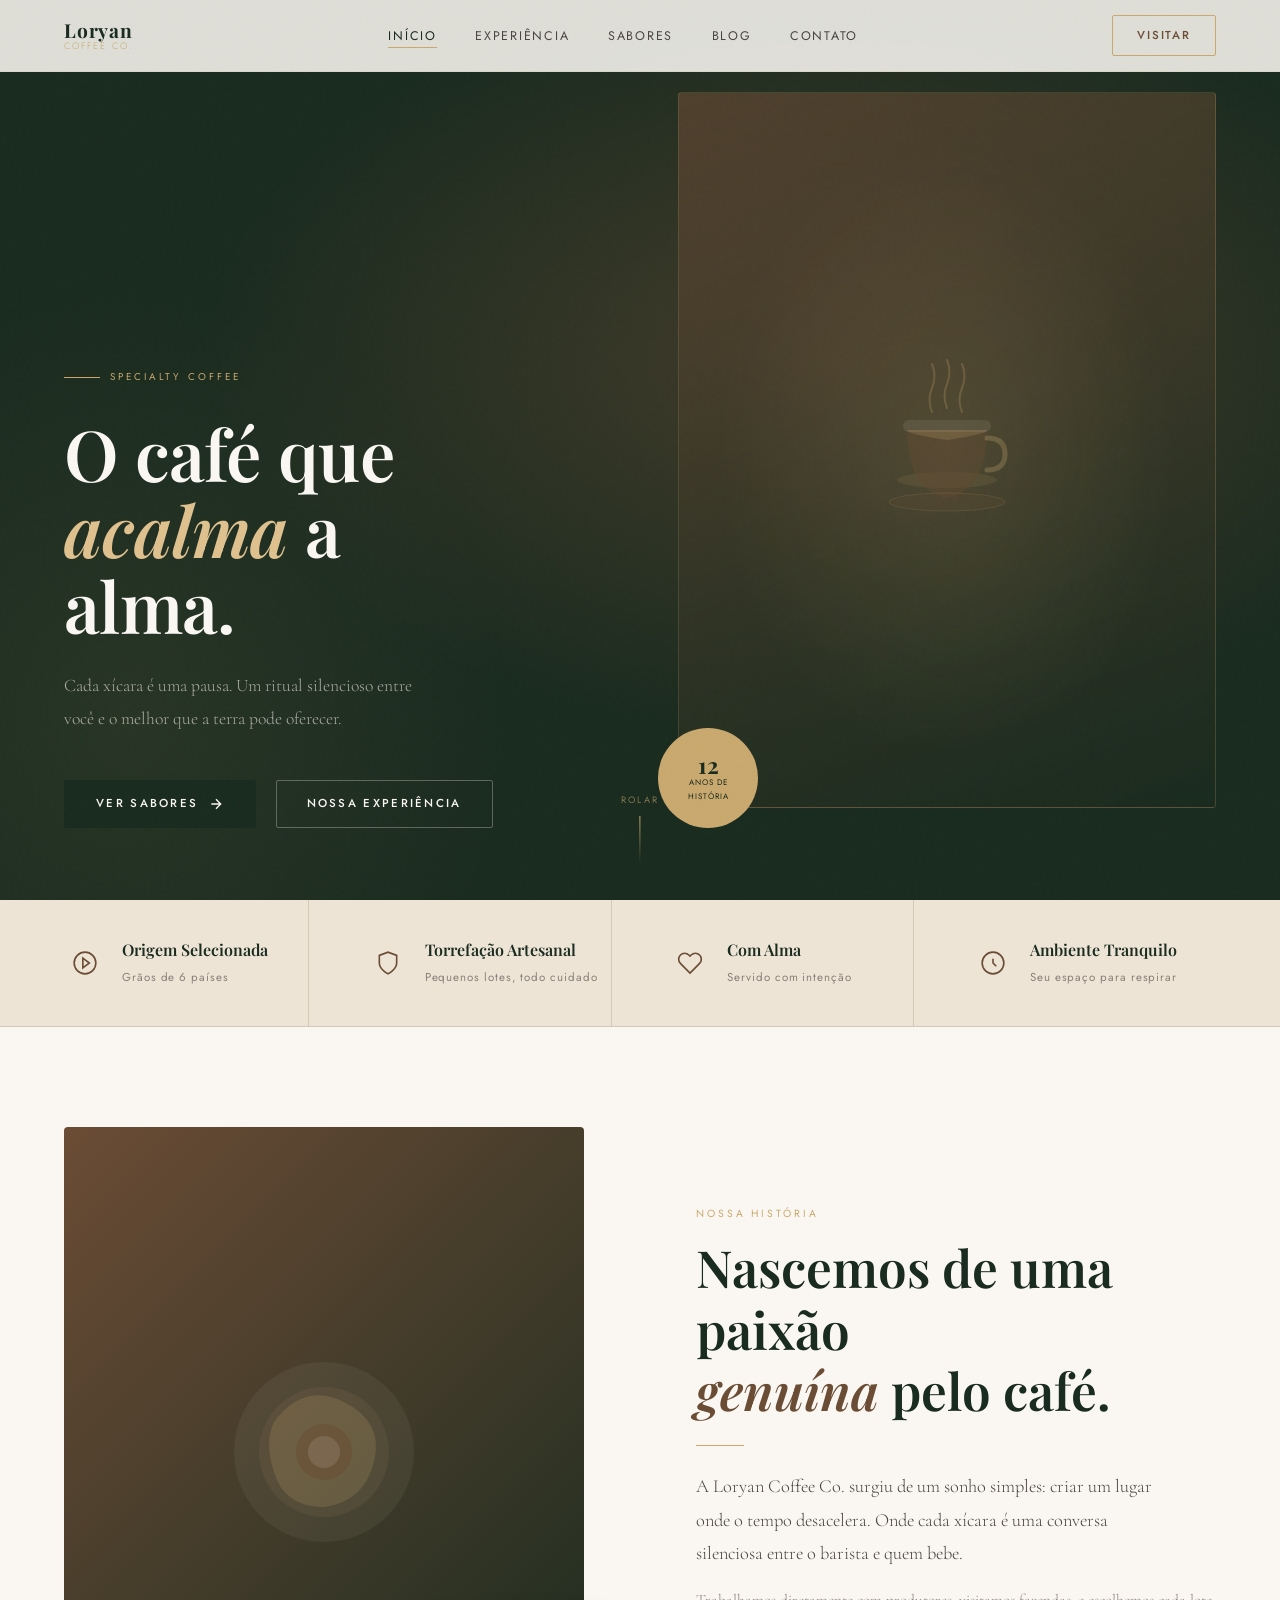
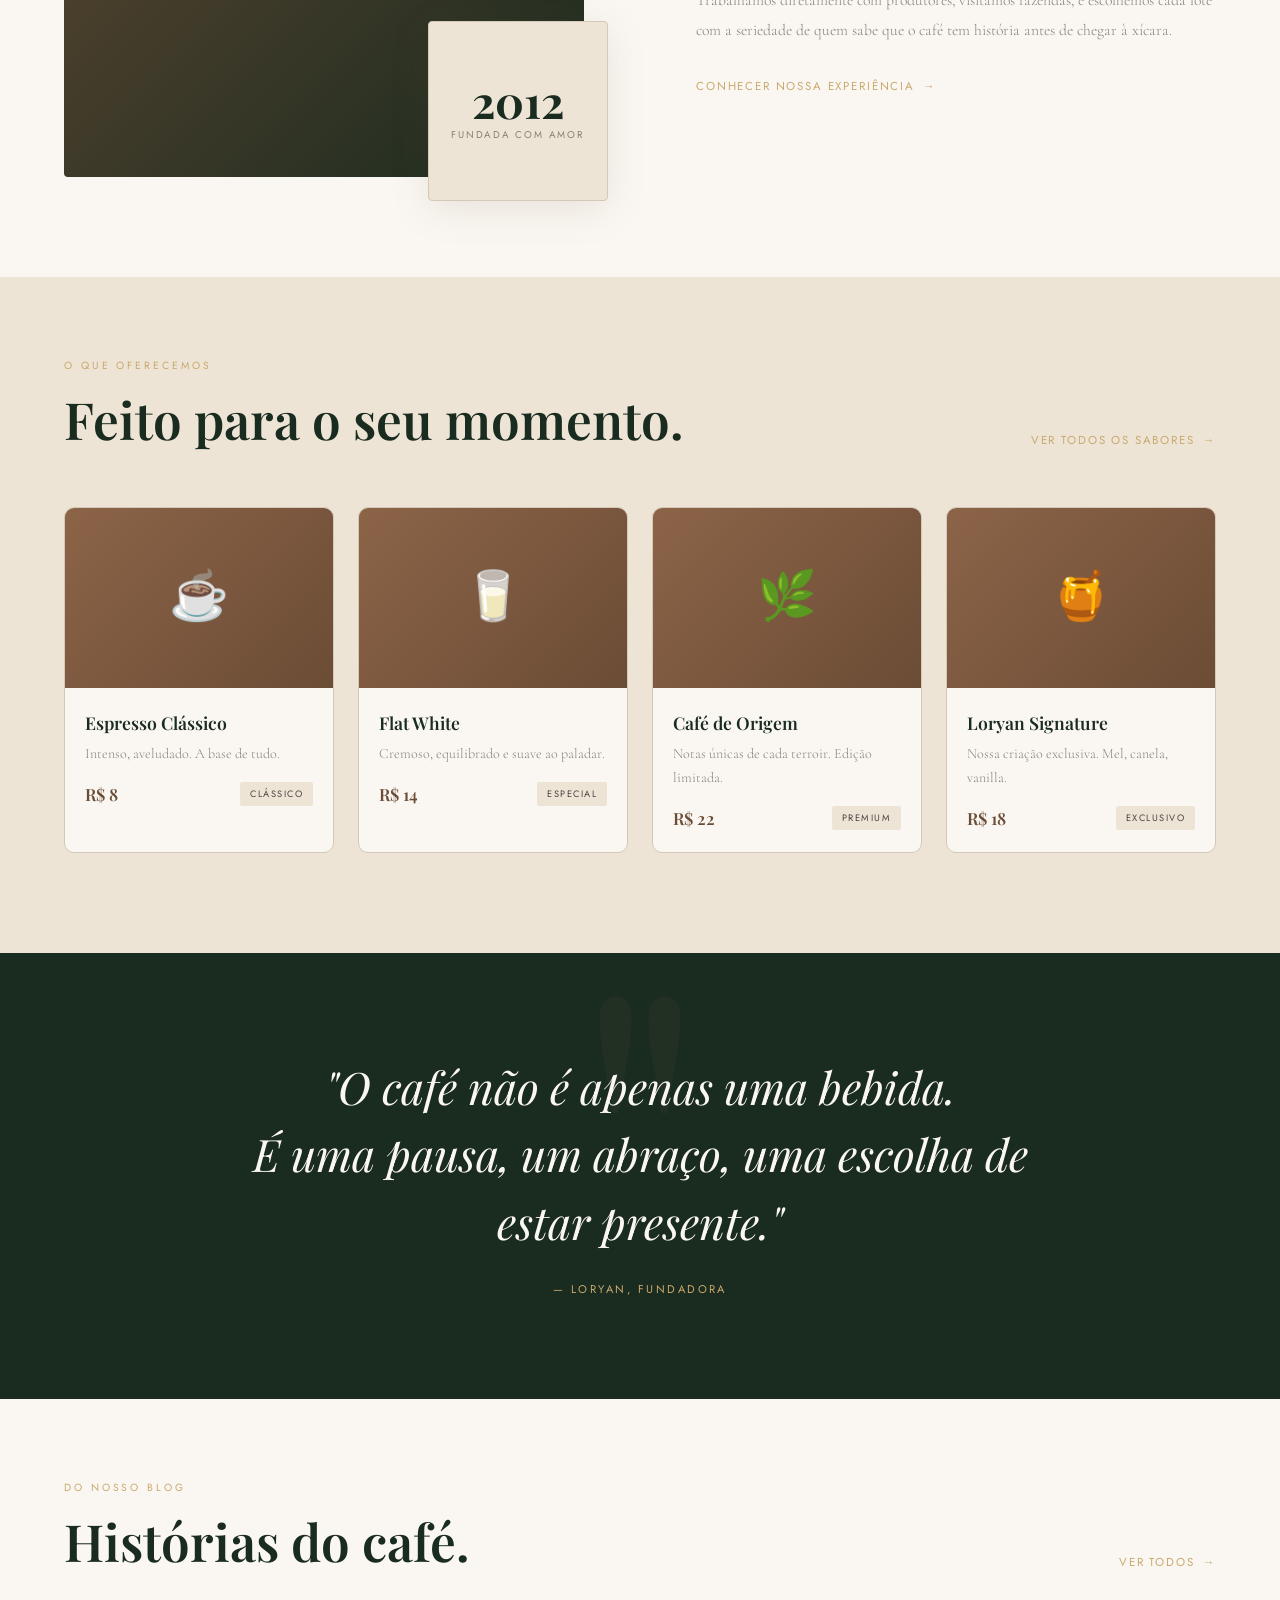
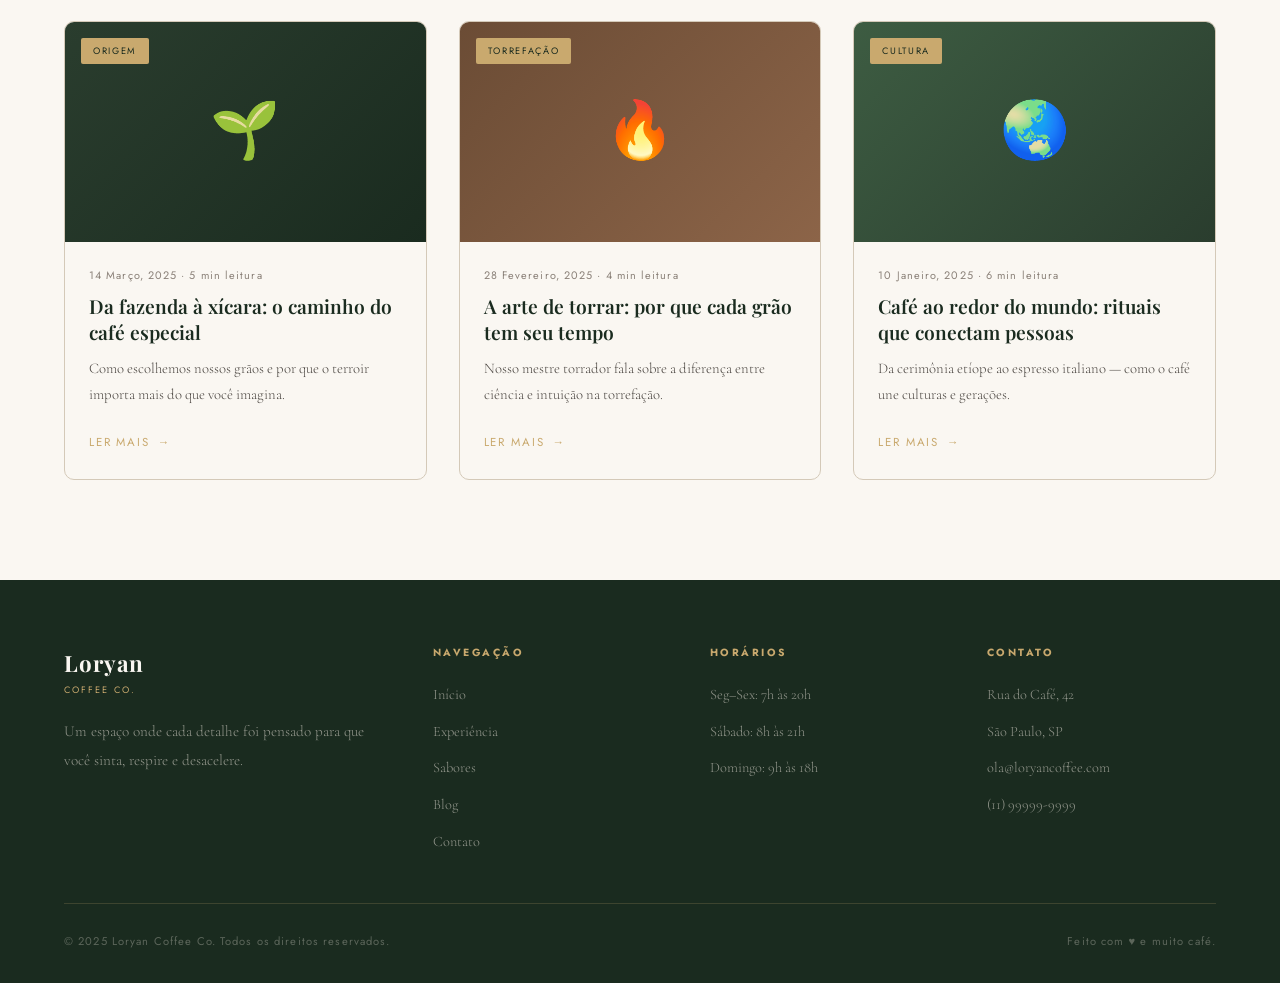
<file: index.html>
<!DOCTYPE html>
<html lang="pt-BR">
<head>
  <meta charset="UTF-8" />
  <meta name="viewport" content="width=device-width, initial-scale=1.0" />
  <title>Loryan Coffee Co. — Café Premium</title>
  <meta name="description" content="Uma experiência sensorial única. Café de origem, torrado com cuidado, servido com alma." />
  <link rel="stylesheet" href="style.css" />
</head>
<body>

  <!-- ── NAVBAR ── -->
  <nav class="navbar">
    <a href="index.html" class="nav-logo">
      <span class="logo-main">Loryan</span>
      <span class="logo-sub">Coffee Co.</span>
    </a>
    <ul class="nav-links">
      <li><a href="index.html">Início</a></li>
      <li><a href="experiencia.html">Experiência</a></li>
      <li><a href="sabores.html">Sabores</a></li>
      <li><a href="blog.html">Blog</a></li>
      <li><a href="contato.html">Contato</a></li>
    </ul>
    <a href="contato.html" class="nav-cta">Visitar</a>
    <button class="nav-toggle" aria-label="Menu">
      <span></span><span></span><span></span>
    </button>
  </nav>

  <!-- ── HERO ── -->
  <section class="hero">
    <div class="hero-bg"></div>

    <!-- Decorative visual -->
    <div class="hero-canvas">
      <div class="hero-visual">
        <div class="hero-img-frame">
          <svg width="160" height="200" viewBox="0 0 160 200" fill="none" xmlns="http://www.w3.org/2000/svg">
            <!-- Coffee cup illustration -->
            <ellipse cx="80" cy="130" rx="50" ry="8" fill="rgba(201,169,110,0.15)" />
            <path d="M40 80 Q40 140 80 148 Q120 140 120 80 Z" fill="rgba(107,76,53,0.5)" />
            <path d="M40 80 Q40 84 80 90 Q120 84 120 80" fill="rgba(201,169,110,0.3)" />
            <rect x="36" y="70" width="88" height="12" rx="6" fill="rgba(245,239,230,0.12)" />
            <path d="M120 88 Q138 88 138 104 Q138 120 120 120" stroke="rgba(201,169,110,0.4)" stroke-width="5" fill="none" stroke-linecap="round"/>
            <!-- Steam -->
            <path d="M65 62 Q60 50 65 38 Q70 26 65 14" stroke="rgba(201,169,110,0.35)" stroke-width="2" fill="none" stroke-linecap="round"/>
            <path d="M80 58 Q75 46 80 34 Q85 22 80 10" stroke="rgba(201,169,110,0.35)" stroke-width="2" fill="none" stroke-linecap="round"/>
            <path d="M95 62 Q90 50 95 38 Q100 26 95 14" stroke="rgba(201,169,110,0.35)" stroke-width="2" fill="none" stroke-linecap="round"/>
            <!-- Saucer -->
            <ellipse cx="80" cy="152" rx="58" ry="9" fill="rgba(107,76,53,0.3)" />
            <ellipse cx="80" cy="152" rx="58" ry="9" fill="none" stroke="rgba(201,169,110,0.2)" stroke-width="1" />
          </svg>
        </div>
        <div class="hero-badge">
          <span>12</span>
          <span>anos de<br>história</span>
        </div>
      </div>
    </div>

    <!-- Content -->
    <div class="hero-content">
      <div class="hero-tag">Specialty Coffee</div>
      <h1>
        O café que<br>
        <em>acalma</em> a<br>
        alma.
      </h1>
      <p class="hero-desc">
        Cada xícara é uma pausa. Um ritual silencioso entre você e o melhor que a terra pode oferecer.
      </p>
      <div class="hero-actions">
        <a href="sabores.html" class="btn-primary">
          Ver Sabores
          <svg width="16" height="16" viewBox="0 0 24 24" fill="none" stroke="currentColor" stroke-width="2"><path d="M5 12h14M12 5l7 7-7 7"/></svg>
        </a>
        <a href="experiencia.html" class="btn-secondary" style="border-color:rgba(245,239,230,0.3);color:var(--cream)">
          Nossa experiência
        </a>
      </div>
    </div>

    <!-- Scroll hint -->
    <div class="hero-scroll">
      <span>Rolar</span>
      <div class="scroll-line"></div>
    </div>
  </section>

  <!-- ── HIGHLIGHT STRIP ── -->
  <div class="highlight-strip">
    <div class="highlight-strip-inner">
      <div class="highlight-item reveal" data-delay="0">
        <div class="highlight-icon">
          <svg viewBox="0 0 24 24" fill="none" stroke="currentColor" stroke-width="1.5"><path d="M12 2C6.48 2 2 6.48 2 12s4.48 10 10 10 10-4.48 10-10S17.52 2 12 2zm-2 14.5v-9l6 4.5-6 4.5z"/></svg>
        </div>
        <div class="highlight-text">
          <strong>Origem Selecionada</strong>
          <span>Grãos de 6 países</span>
        </div>
      </div>
      <div class="highlight-item reveal" data-delay="100">
        <div class="highlight-icon">
          <svg viewBox="0 0 24 24" fill="none" stroke="currentColor" stroke-width="1.5"><path d="M12 22s8-4 8-10V5l-8-3-8 3v7c0 6 8 10 8 10z"/></svg>
        </div>
        <div class="highlight-text">
          <strong>Torrefação Artesanal</strong>
          <span>Pequenos lotes, todo cuidado</span>
        </div>
      </div>
      <div class="highlight-item reveal" data-delay="200">
        <div class="highlight-icon">
          <svg viewBox="0 0 24 24" fill="none" stroke="currentColor" stroke-width="1.5"><path d="M20.84 4.61a5.5 5.5 0 0 0-7.78 0L12 5.67l-1.06-1.06a5.5 5.5 0 0 0-7.78 7.78l1.06 1.06L12 21.23l7.78-7.78 1.06-1.06a5.5 5.5 0 0 0 0-7.78z"/></svg>
        </div>
        <div class="highlight-text">
          <strong>Com Alma</strong>
          <span>Servido com intenção</span>
        </div>
      </div>
      <div class="highlight-item reveal" data-delay="300">
        <div class="highlight-icon">
          <svg viewBox="0 0 24 24" fill="none" stroke="currentColor" stroke-width="1.5"><circle cx="12" cy="12" r="10"/><path d="M12 8v4l3 3"/></svg>
        </div>
        <div class="highlight-text">
          <strong>Ambiente Tranquilo</strong>
          <span>Seu espaço para respirar</span>
        </div>
      </div>
    </div>
  </div>

  <!-- ── ABOUT ── -->
  <section class="about-section">
    <div class="about-image-wrap reveal-left">
      <div class="about-img">
        <!-- Abstract coffee art -->
        <svg width="220" height="260" viewBox="0 0 220 260" fill="none">
          <circle cx="110" cy="130" r="90" fill="rgba(245,239,230,0.05)" />
          <circle cx="110" cy="130" r="65" fill="rgba(201,169,110,0.08)" />
          <path d="M60 100 Q90 60 130 80 Q170 100 160 140 Q150 180 110 185 Q70 185 60 150 Q50 120 60 100Z" fill="rgba(201,169,110,0.18)" />
          <circle cx="110" cy="130" r="28" fill="rgba(107,76,53,0.5)" />
          <circle cx="110" cy="130" r="16" fill="rgba(245,239,230,0.12)" />
        </svg>
      </div>
      <div class="about-img-accent">
        <span class="number">2012</span>
        <span class="label">Fundada com amor</span>
      </div>
    </div>

    <div class="about-text reveal-right">
      <span class="section-label">Nossa história</span>
      <h2 class="section-title">
        Nascemos de uma paixão<br>
        <em style="font-style:italic; color:var(--coffee)">genuína</em> pelo café.
      </h2>
      <div class="divider"></div>
      <p class="section-subtitle">
        A Loryan Coffee Co. surgiu de um sonho simples: criar um lugar onde o tempo desacelera. Onde cada xícara é uma conversa silenciosa entre o barista e quem bebe.
      </p>
      <p style="font-size:0.98rem; color:var(--text-light); margin-top:1rem; font-weight:300; line-height:1.9; font-family:var(--font-body)">
        Trabalhamos diretamente com produtores, visitamos fazendas, e escolhemos cada lote com a seriedade de quem sabe que o café tem história antes de chegar à xícara.
      </p>
      <a href="experiencia.html" class="btn-ghost" style="margin-top:2rem">
        Conhecer nossa experiência <span class="arrow">→</span>
      </a>
    </div>
  </section>

  <!-- ── MENU PREVIEW ── -->
  <section class="menu-preview">
    <div class="menu-header">
      <div>
        <span class="section-label">O que oferecemos</span>
        <h2 class="section-title">Feito para o seu momento.</h2>
      </div>
      <a href="sabores.html" class="btn-ghost">
        Ver todos os sabores <span class="arrow">→</span>
      </a>
    </div>

    <div class="menu-grid" data-stagger>
      <!-- Card 1 -->
      <div class="menu-card reveal">
        <div class="menu-card-img">☕</div>
        <div class="menu-card-body">
          <h3>Espresso Clássico</h3>
          <p>Intenso, aveludado. A base de tudo.</p>
          <div class="menu-card-footer">
            <span class="menu-price">R$ 8</span>
            <span class="menu-tag">Clássico</span>
          </div>
        </div>
      </div>

      <!-- Card 2 -->
      <div class="menu-card reveal">
        <div class="menu-card-img">🥛</div>
        <div class="menu-card-body">
          <h3>Flat White</h3>
          <p>Cremoso, equilibrado e suave ao paladar.</p>
          <div class="menu-card-footer">
            <span class="menu-price">R$ 14</span>
            <span class="menu-tag">Especial</span>
          </div>
        </div>
      </div>

      <!-- Card 3 -->
      <div class="menu-card reveal">
        <div class="menu-card-img">🌿</div>
        <div class="menu-card-body">
          <h3>Café de Origem</h3>
          <p>Notas únicas de cada terroir. Edição limitada.</p>
          <div class="menu-card-footer">
            <span class="menu-price">R$ 22</span>
            <span class="menu-tag">Premium</span>
          </div>
        </div>
      </div>

      <!-- Card 4 -->
      <div class="menu-card reveal">
        <div class="menu-card-img">🍯</div>
        <div class="menu-card-body">
          <h3>Loryan Signature</h3>
          <p>Nossa criação exclusiva. Mel, canela, vanilla.</p>
          <div class="menu-card-footer">
            <span class="menu-price">R$ 18</span>
            <span class="menu-tag">Exclusivo</span>
          </div>
        </div>
      </div>
    </div>
  </section>

  <!-- ── QUOTE ── -->
  <section class="quote-section">
    <blockquote class="reveal">
      "O café não é apenas uma bebida.<br>É uma pausa, um abraço, uma escolha de estar presente."
    </blockquote>
    <p class="quote-author reveal" data-delay="200">— Loryan, fundadora</p>
  </section>

  <!-- ── BLOG PREVIEW ── -->
  <section class="blog-section">
    <div style="display:flex;justify-content:space-between;align-items:flex-end">
      <div>
        <span class="section-label">Do nosso blog</span>
        <h2 class="section-title reveal">Histórias do café.</h2>
      </div>
      <a href="blog.html" class="btn-ghost">Ver todos <span class="arrow">→</span></a>
    </div>

    <div class="blog-grid">
      <div class="blog-card reveal">
        <div class="blog-card-img">
          <div class="blog-card-img-bg">🌱</div>
          <span class="blog-card-cat">Origem</span>
        </div>
        <div class="blog-card-body">
          <div class="blog-card-meta">14 Março, 2025 · 5 min leitura</div>
          <h3>Da fazenda à xícara: o caminho do café especial</h3>
          <p>Como escolhemos nossos grãos e por que o terroir importa mais do que você imagina.</p>
          <a href="blog.html" class="btn-ghost">Ler mais <span class="arrow">→</span></a>
        </div>
      </div>

      <div class="blog-card reveal" data-delay="100">
        <div class="blog-card-img">
          <div class="blog-card-img-bg" style="background:linear-gradient(135deg,var(--coffee),var(--coffee-light))">🔥</div>
          <span class="blog-card-cat">Torrefação</span>
        </div>
        <div class="blog-card-body">
          <div class="blog-card-meta">28 Fevereiro, 2025 · 4 min leitura</div>
          <h3>A arte de torrar: por que cada grão tem seu tempo</h3>
          <p>Nosso mestre torrador fala sobre a diferença entre ciência e intuição na torrefação.</p>
          <a href="blog.html" class="btn-ghost">Ler mais <span class="arrow">→</span></a>
        </div>
      </div>

      <div class="blog-card reveal" data-delay="200">
        <div class="blog-card-img">
          <div class="blog-card-img-bg" style="background:linear-gradient(135deg,var(--green-soft),var(--green-mid))">🌏</div>
          <span class="blog-card-cat">Cultura</span>
        </div>
        <div class="blog-card-body">
          <div class="blog-card-meta">10 Janeiro, 2025 · 6 min leitura</div>
          <h3>Café ao redor do mundo: rituais que conectam pessoas</h3>
          <p>Da cerimônia etíope ao espresso italiano — como o café une culturas e gerações.</p>
          <a href="blog.html" class="btn-ghost">Ler mais <span class="arrow">→</span></a>
        </div>
      </div>
    </div>
  </section>

  <!-- ── FOOTER ── -->
  <footer>
    <div class="footer-grid">
      <div class="footer-brand">
        <span class="logo-main">Loryan</span>
        <span class="logo-sub">Coffee Co.</span>
        <p>Um espaço onde cada detalhe foi pensado para que você sinta, respire e desacelere.</p>
      </div>
      <div class="footer-col">
        <h4>Navegação</h4>
        <ul>
          <li><a href="index.html">Início</a></li>
          <li><a href="experiencia.html">Experiência</a></li>
          <li><a href="sabores.html">Sabores</a></li>
          <li><a href="blog.html">Blog</a></li>
          <li><a href="contato.html">Contato</a></li>
        </ul>
      </div>
      <div class="footer-col">
        <h4>Horários</h4>
        <ul>
          <li><a>Seg–Sex: 7h às 20h</a></li>
          <li><a>Sábado: 8h às 21h</a></li>
          <li><a>Domingo: 9h às 18h</a></li>
        </ul>
      </div>
      <div class="footer-col">
        <h4>Contato</h4>
        <ul>
          <li><a>Rua do Café, 42</a></li>
          <li><a>São Paulo, SP</a></li>
          <li><a href="mailto:ola@loryancoffee.com">ola@loryancoffee.com</a></li>
          <li><a href="tel:+5511999999999">(11) 99999-9999</a></li>
        </ul>
      </div>
    </div>
    <div class="footer-bottom">
      <p>© 2025 Loryan Coffee Co. Todos os direitos reservados.</p>
      <p>Feito com ♥ e muito café.</p>
    </div>
  </footer>

  <script src="main.js"></script>
</body>
</html>
</file>
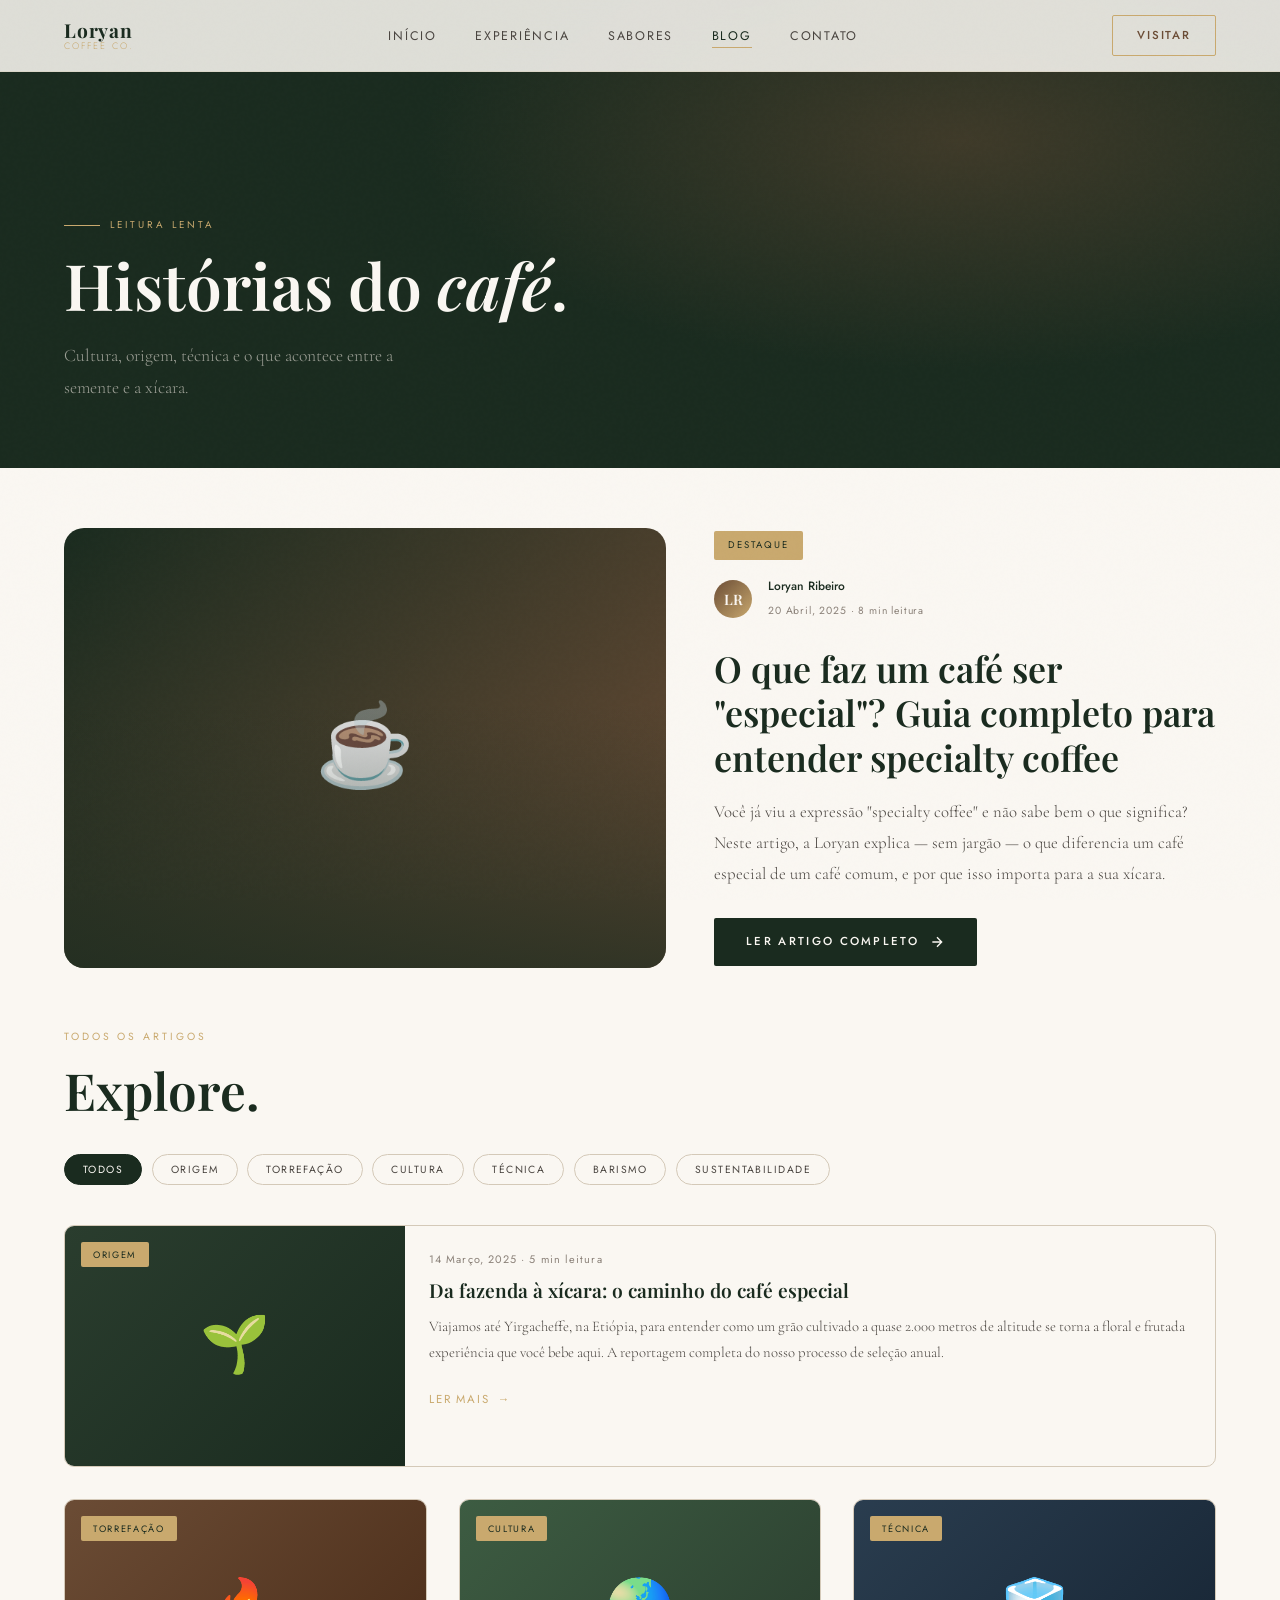
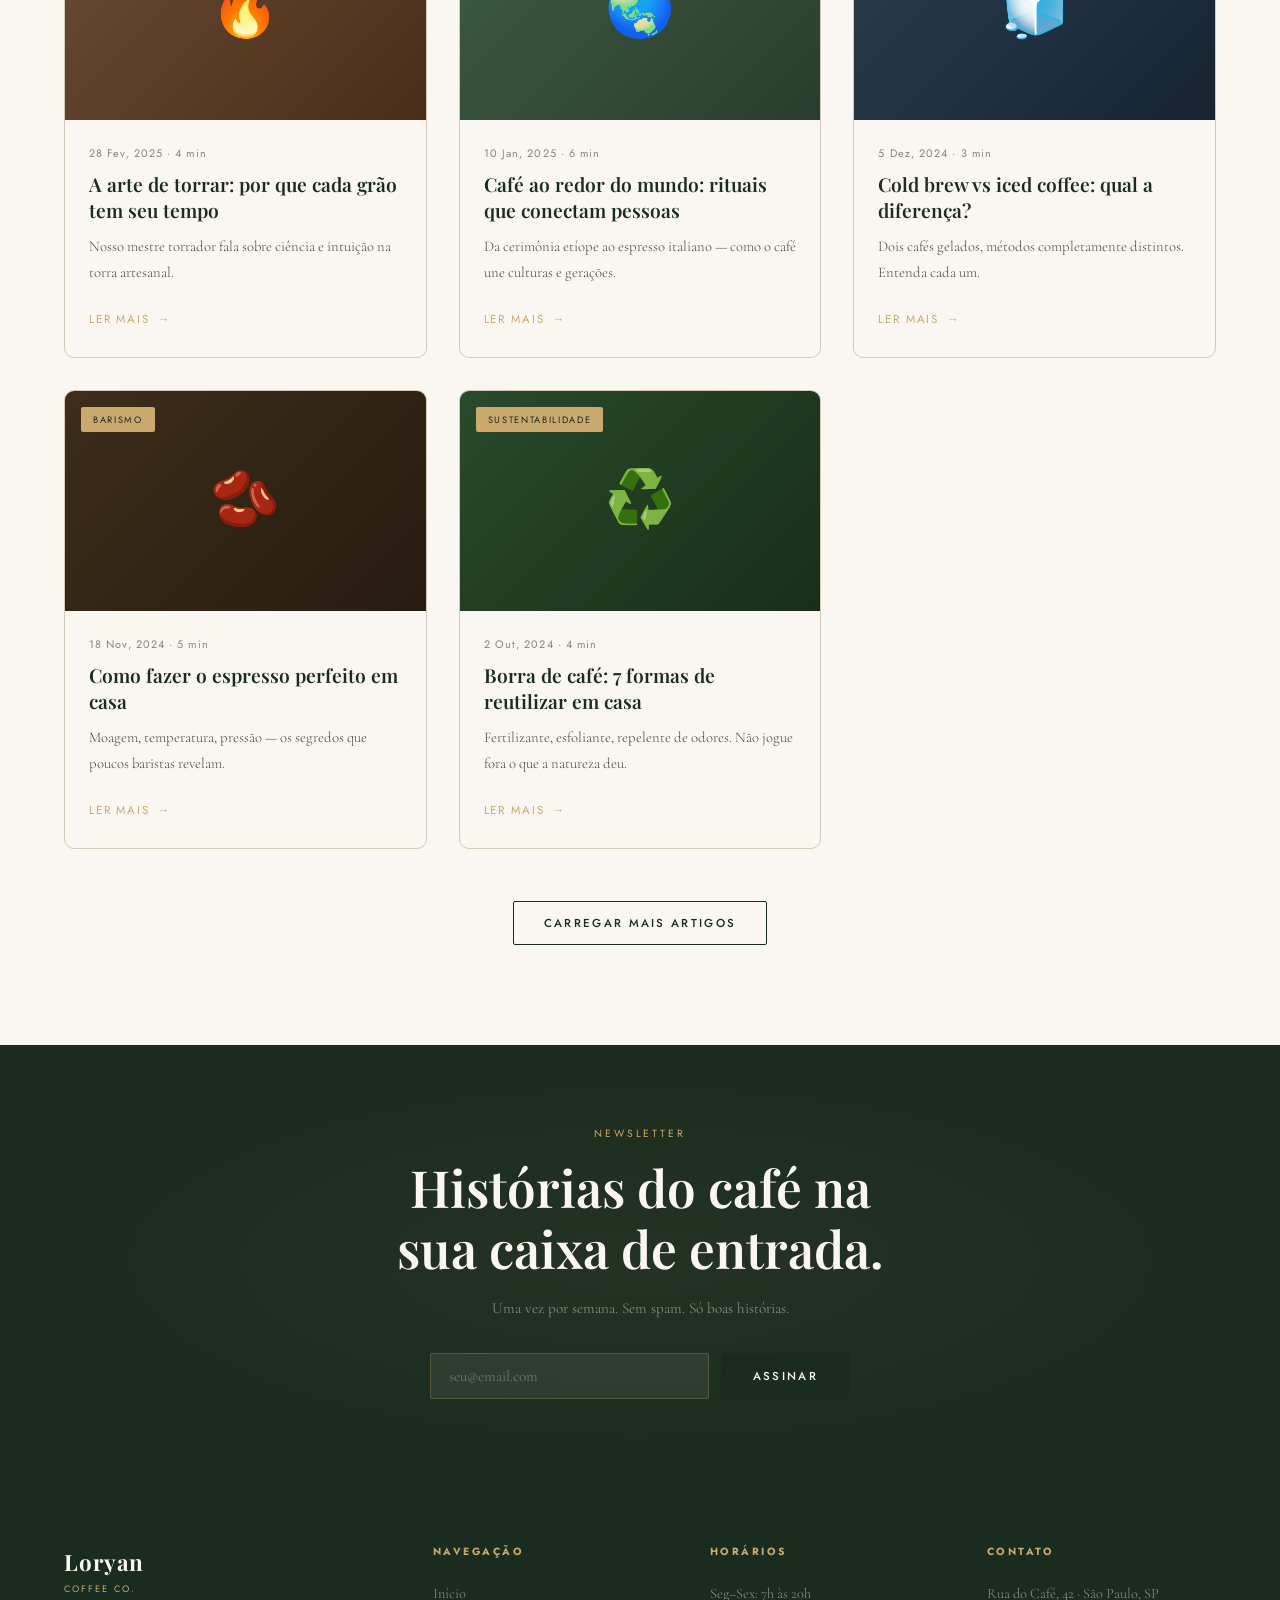
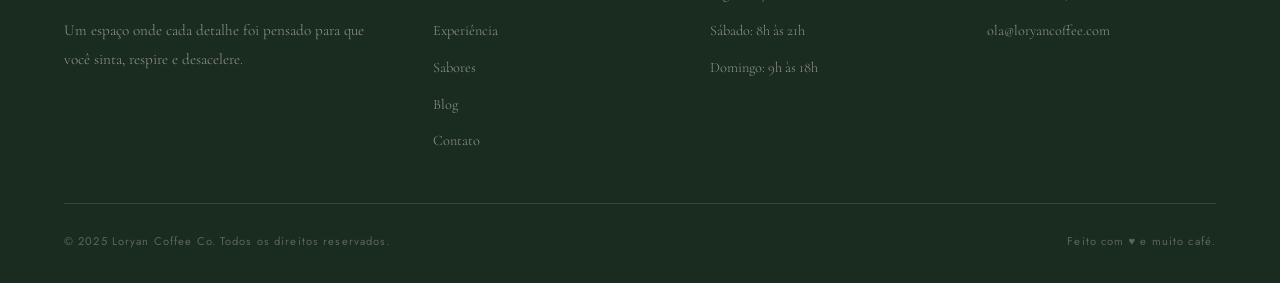
<file: blog.html>
<!DOCTYPE html>
<html lang="pt-BR">
<head>
  <meta charset="UTF-8" />
  <meta name="viewport" content="width=device-width, initial-scale=1.0" />
  <title>Blog — Loryan Coffee Co.</title>
  <link rel="stylesheet" href="style.css" />
  <style>
    /* Blog-specific extras */
    .blog-featured {
      padding: 60px 5% 0;
      display: grid;
      grid-template-columns: 1.2fr 1fr;
      gap: 3rem;
      align-items: center;
    }
    .blog-featured-img {
      height: 440px;
      border-radius: var(--radius-lg);
      background: linear-gradient(135deg, var(--green-dark), var(--coffee));
      display: flex;
      align-items: center;
      justify-content: center;
      font-size: 5rem;
      position: relative;
      overflow: hidden;
    }
    .blog-featured-img::after {
      content: '';
      position: absolute;
      inset: 0;
      background: linear-gradient(to top, rgba(26,43,31,0.7) 0%, transparent 60%);
    }
    .blog-featured-cat {
      display: inline-block;
      font-family: var(--font-ui);
      font-size: 0.6rem;
      letter-spacing: 0.2em;
      text-transform: uppercase;
      padding: 6px 14px;
      background: var(--gold);
      color: var(--green-dark);
      border-radius: 2px;
      margin-bottom: 1rem;
    }
    .blog-featured-body h2 {
      font-family: var(--font-display);
      font-size: clamp(1.6rem, 2.8vw, 2.4rem);
      font-weight: 600;
      color: var(--green-dark);
      line-height: 1.25;
      margin-bottom: 1rem;
    }
    .blog-featured-body p {
      font-size: 1.05rem;
      color: var(--text-mid);
      font-weight: 300;
      line-height: 1.85;
      margin-bottom: 1.8rem;
    }
    .blog-meta-row {
      display: flex;
      align-items: center;
      gap: 16px;
      margin-bottom: 1.4rem;
    }
    .author-avatar {
      width: 38px;
      height: 38px;
      border-radius: 50%;
      background: linear-gradient(135deg, var(--coffee), var(--gold));
      display: flex;
      align-items: center;
      justify-content: center;
      font-family: var(--font-display);
      font-size: 0.9rem;
      font-weight: 600;
      color: var(--cream);
      flex-shrink: 0;
    }
    .author-info strong {
      display: block;
      font-family: var(--font-ui);
      font-size: 0.75rem;
      color: var(--green-dark);
      font-weight: 500;
    }
    .author-info span {
      font-family: var(--font-ui);
      font-size: 0.65rem;
      color: var(--text-light);
      letter-spacing: 0.08em;
    }
    .all-posts {
      padding: 60px 5% 100px;
    }
    .tags-filter {
      display: flex;
      gap: 0.6rem;
      flex-wrap: wrap;
      margin-bottom: 40px;
    }
    .tag-pill {
      font-family: var(--font-ui);
      font-size: 0.65rem;
      letter-spacing: 0.14em;
      text-transform: uppercase;
      padding: 7px 18px;
      border: 1px solid var(--beige-deep);
      border-radius: 20px;
      background: transparent;
      color: var(--text-mid);
      cursor: pointer;
      transition: var(--transition);
    }
    .tag-pill.active,
    .tag-pill:hover {
      background: var(--green-dark);
      color: var(--cream);
      border-color: var(--green-dark);
    }
    .blog-post-list {
      display: grid;
      grid-template-columns: repeat(3, 1fr);
      gap: 2rem;
    }
    /* Wide card */
    .blog-card.wide {
      grid-column: 1 / -1;
      display: grid;
      grid-template-columns: 340px 1fr;
    }
    .blog-card.wide .blog-card-img {
      height: auto;
      min-height: 240px;
    }
    @media(max-width:768px){
      .blog-featured { grid-template-columns: 1fr; }
      .blog-post-list { grid-template-columns: 1fr; }
      .blog-card.wide { grid-template-columns: 1fr; }
    }
  </style>
</head>
<body>

  <!-- ── NAVBAR ── -->
  <nav class="navbar">
    <a href="index.html" class="nav-logo">
      <span class="logo-main">Loryan</span>
      <span class="logo-sub">Coffee Co.</span>
    </a>
    <ul class="nav-links">
      <li><a href="index.html">Início</a></li>
      <li><a href="experiencia.html">Experiência</a></li>
      <li><a href="sabores.html">Sabores</a></li>
      <li><a href="blog.html">Blog</a></li>
      <li><a href="contato.html">Contato</a></li>
    </ul>
    <a href="contato.html" class="nav-cta">Visitar</a>
    <button class="nav-toggle" aria-label="Menu">
      <span></span><span></span><span></span>
    </button>
  </nav>

  <!-- ── PAGE HERO ── -->
  <section class="page-hero">
    <div class="page-hero-content">
      <div class="hero-tag">Leitura lenta</div>
      <h1>Histórias do <em style="font-style:italic">café</em>.</h1>
      <p>Cultura, origem, técnica e o que acontece entre a semente e a xícara.</p>
    </div>
  </section>

  <!-- ── FEATURED ── -->
  <section class="blog-featured">
    <div class="blog-featured-img reveal-left">☕</div>
    <div class="blog-featured-body reveal-right">
      <span class="blog-featured-cat">Destaque</span>
      <div class="blog-meta-row">
        <div class="author-avatar">LR</div>
        <div class="author-info">
          <strong>Loryan Ribeiro</strong>
          <span>20 Abril, 2025 · 8 min leitura</span>
        </div>
      </div>
      <h2>O que faz um café ser "especial"? Guia completo para entender specialty coffee</h2>
      <p>Você já viu a expressão "specialty coffee" e não sabe bem o que significa? Neste artigo, a Loryan explica — sem jargão — o que diferencia um café especial de um café comum, e por que isso importa para a sua xícara.</p>
      <a href="#" class="btn-primary">
        Ler artigo completo
        <svg width="16" height="16" viewBox="0 0 24 24" fill="none" stroke="currentColor" stroke-width="2"><path d="M5 12h14M12 5l7 7-7 7"/></svg>
      </a>
    </div>
  </section>

  <!-- ── ALL POSTS ── -->
  <section class="all-posts">
    <div style="display:flex;justify-content:space-between;align-items:center;margin-bottom:32px">
      <div>
        <span class="section-label reveal">Todos os artigos</span>
        <h2 class="section-title reveal">Explore.</h2>
      </div>
    </div>

    <div class="tags-filter reveal">
      <button class="tag-pill active">Todos</button>
      <button class="tag-pill">Origem</button>
      <button class="tag-pill">Torrefação</button>
      <button class="tag-pill">Cultura</button>
      <button class="tag-pill">Técnica</button>
      <button class="tag-pill">Barismo</button>
      <button class="tag-pill">Sustentabilidade</button>
    </div>

    <div class="blog-post-list">

      <!-- Wide featured card -->
      <div class="blog-card wide reveal">
        <div class="blog-card-img">
          <div class="blog-card-img-bg">🌱</div>
          <span class="blog-card-cat">Origem</span>
        </div>
        <div class="blog-card-body">
          <div class="blog-card-meta">14 Março, 2025 · 5 min leitura</div>
          <h3>Da fazenda à xícara: o caminho do café especial</h3>
          <p>Viajamos até Yirgacheffe, na Etiópia, para entender como um grão cultivado a quase 2.000 metros de altitude se torna a floral e frutada experiência que você bebe aqui. A reportagem completa do nosso processo de seleção anual.</p>
          <a href="#" class="btn-ghost">Ler mais <span class="arrow">→</span></a>
        </div>
      </div>

      <!-- Regular cards -->
      <div class="blog-card reveal">
        <div class="blog-card-img">
          <div class="blog-card-img-bg" style="background:linear-gradient(135deg,var(--coffee),#4a2c18)">🔥</div>
          <span class="blog-card-cat">Torrefação</span>
        </div>
        <div class="blog-card-body">
          <div class="blog-card-meta">28 Fev, 2025 · 4 min</div>
          <h3>A arte de torrar: por que cada grão tem seu tempo</h3>
          <p>Nosso mestre torrador fala sobre ciência e intuição na torra artesanal.</p>
          <a href="#" class="btn-ghost">Ler mais <span class="arrow">→</span></a>
        </div>
      </div>

      <div class="blog-card reveal" data-delay="100">
        <div class="blog-card-img">
          <div class="blog-card-img-bg" style="background:linear-gradient(135deg,var(--green-soft),var(--green-mid))">🌏</div>
          <span class="blog-card-cat">Cultura</span>
        </div>
        <div class="blog-card-body">
          <div class="blog-card-meta">10 Jan, 2025 · 6 min</div>
          <h3>Café ao redor do mundo: rituais que conectam pessoas</h3>
          <p>Da cerimônia etíope ao espresso italiano — como o café une culturas e gerações.</p>
          <a href="#" class="btn-ghost">Ler mais <span class="arrow">→</span></a>
        </div>
      </div>

      <div class="blog-card reveal" data-delay="200">
        <div class="blog-card-img">
          <div class="blog-card-img-bg" style="background:linear-gradient(135deg,#2a3d4f,#162433)">🧊</div>
          <span class="blog-card-cat">Técnica</span>
        </div>
        <div class="blog-card-body">
          <div class="blog-card-meta">5 Dez, 2024 · 3 min</div>
          <h3>Cold brew vs iced coffee: qual a diferença?</h3>
          <p>Dois cafés gelados, métodos completamente distintos. Entenda cada um.</p>
          <a href="#" class="btn-ghost">Ler mais <span class="arrow">→</span></a>
        </div>
      </div>

      <div class="blog-card reveal">
        <div class="blog-card-img">
          <div class="blog-card-img-bg" style="background:linear-gradient(135deg,#3d2d1a,#261c10)">🫘</div>
          <span class="blog-card-cat">Barismo</span>
        </div>
        <div class="blog-card-body">
          <div class="blog-card-meta">18 Nov, 2024 · 5 min</div>
          <h3>Como fazer o espresso perfeito em casa</h3>
          <p>Moagem, temperatura, pressão — os segredos que poucos baristas revelam.</p>
          <a href="#" class="btn-ghost">Ler mais <span class="arrow">→</span></a>
        </div>
      </div>

      <div class="blog-card reveal" data-delay="100">
        <div class="blog-card-img">
          <div class="blog-card-img-bg" style="background:linear-gradient(135deg,#294a2a,#182e18)">♻️</div>
          <span class="blog-card-cat">Sustentabilidade</span>
        </div>
        <div class="blog-card-body">
          <div class="blog-card-meta">2 Out, 2024 · 4 min</div>
          <h3>Borra de café: 7 formas de reutilizar em casa</h3>
          <p>Fertilizante, esfoliante, repelente de odores. Não jogue fora o que a natureza deu.</p>
          <a href="#" class="btn-ghost">Ler mais <span class="arrow">→</span></a>
        </div>
      </div>

    </div>

    <!-- Load more -->
    <div style="text-align:center;margin-top:52px" class="reveal">
      <button class="btn-secondary">
        Carregar mais artigos
      </button>
    </div>
  </section>

  <!-- ── NEWSLETTER ── -->
  <section style="padding:80px 5%;background:var(--green-dark);text-align:center;position:relative;overflow:hidden">
    <div style="position:absolute;inset:0;background:radial-gradient(ellipse at center,rgba(201,169,110,0.06),transparent 70%);pointer-events:none"></div>
    <span class="section-label reveal" style="color:var(--gold)">Newsletter</span>
    <h2 class="section-title reveal" style="color:var(--cream);max-width:500px;margin:0 auto 1rem">
      Histórias do café na sua caixa de entrada.
    </h2>
    <p class="reveal" style="font-size:0.95rem;color:rgba(245,239,230,0.55);margin-bottom:2rem;font-family:var(--font-body);font-weight:300">
      Uma vez por semana. Sem spam. Só boas histórias.
    </p>
    <form onsubmit="return false" style="display:flex;gap:12px;max-width:420px;margin:0 auto;" class="reveal">
      <input
        type="email"
        placeholder="seu@email.com"
        style="flex:1;padding:13px 18px;font-family:var(--font-body);font-size:0.95rem;background:rgba(245,239,230,0.08);border:1px solid rgba(201,169,110,0.25);color:var(--cream);border-radius:2px;outline:none;"
      />
      <button class="btn-primary" onclick="this.textContent='Inscrito ✓'">Assinar</button>
    </form>
  </section>

  <!-- ── FOOTER ── -->
  <footer>
    <div class="footer-grid">
      <div class="footer-brand">
        <span class="logo-main">Loryan</span>
        <span class="logo-sub">Coffee Co.</span>
        <p>Um espaço onde cada detalhe foi pensado para que você sinta, respire e desacelere.</p>
      </div>
      <div class="footer-col">
        <h4>Navegação</h4>
        <ul>
          <li><a href="index.html">Início</a></li>
          <li><a href="experiencia.html">Experiência</a></li>
          <li><a href="sabores.html">Sabores</a></li>
          <li><a href="blog.html">Blog</a></li>
          <li><a href="contato.html">Contato</a></li>
        </ul>
      </div>
      <div class="footer-col">
        <h4>Horários</h4>
        <ul>
          <li><a>Seg–Sex: 7h às 20h</a></li>
          <li><a>Sábado: 8h às 21h</a></li>
          <li><a>Domingo: 9h às 18h</a></li>
        </ul>
      </div>
      <div class="footer-col">
        <h4>Contato</h4>
        <ul>
          <li><a>Rua do Café, 42 · São Paulo, SP</a></li>
          <li><a href="mailto:ola@loryancoffee.com">ola@loryancoffee.com</a></li>
        </ul>
      </div>
    </div>
    <div class="footer-bottom">
      <p>© 2025 Loryan Coffee Co. Todos os direitos reservados.</p>
      <p>Feito com ♥ e muito café.</p>
    </div>
  </footer>

  <script src="main.js"></script>
</body>
</html>
</file>
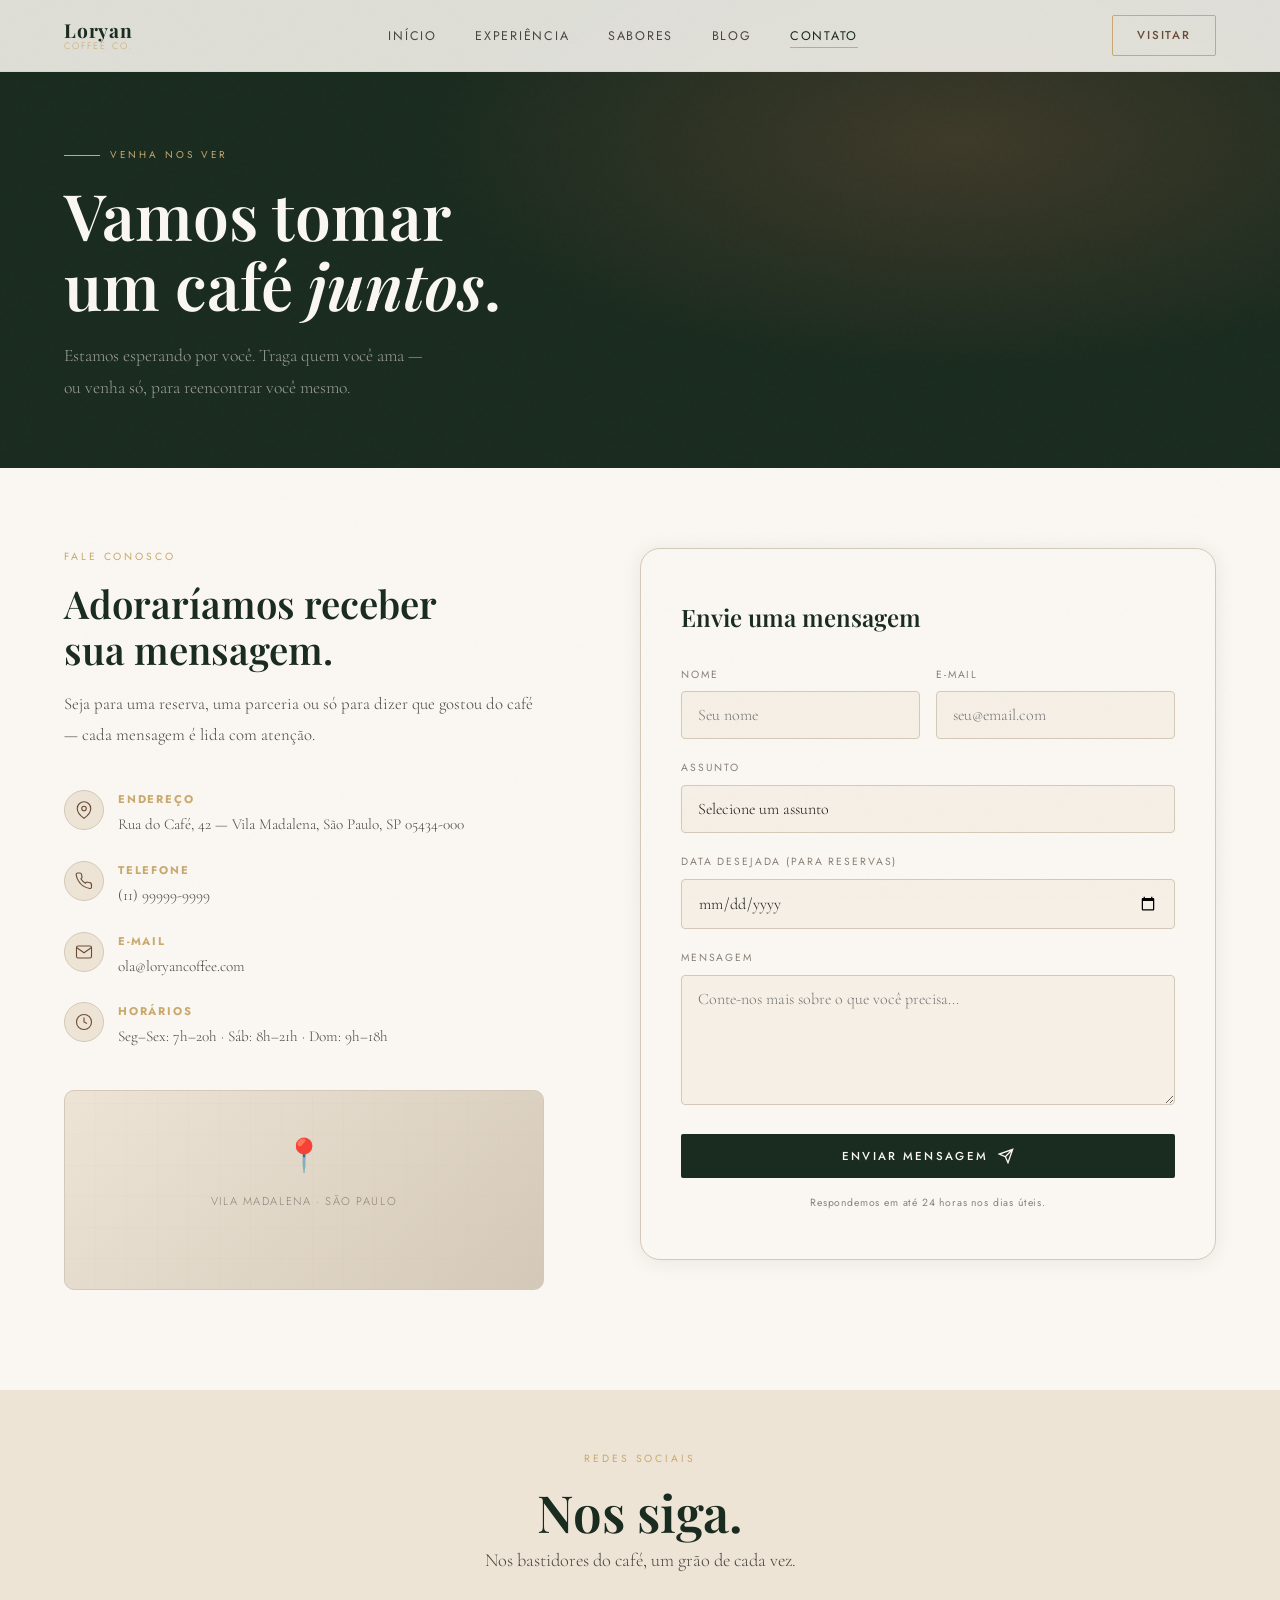
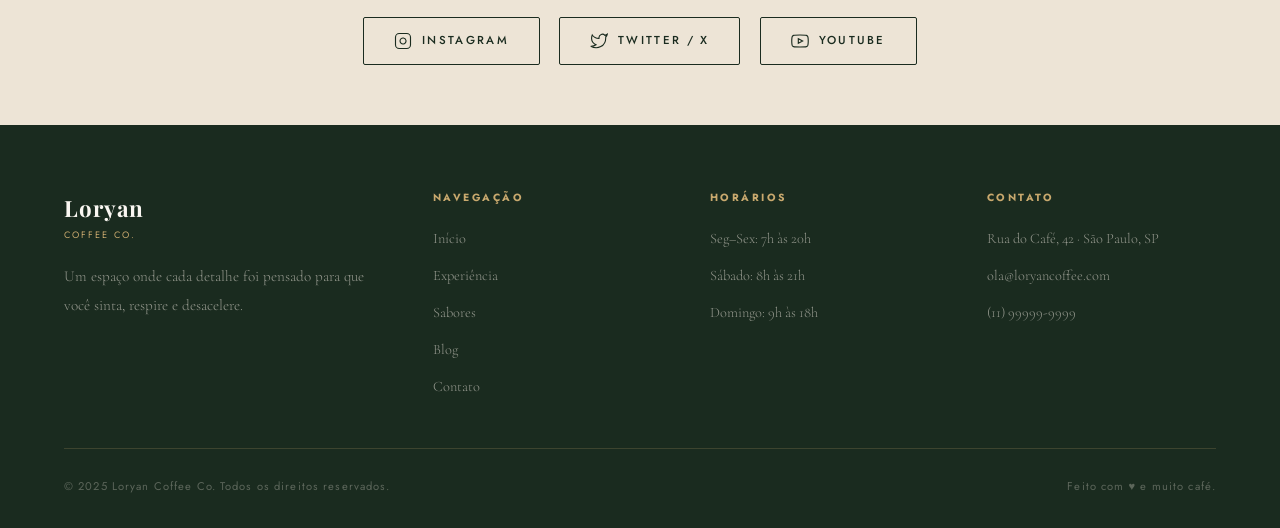
<file: contato.html>
<!DOCTYPE html>
<html lang="pt-BR">
<head>
  <meta charset="UTF-8" />
  <meta name="viewport" content="width=device-width, initial-scale=1.0" />
  <title>Contato — Loryan Coffee Co.</title>
  <link rel="stylesheet" href="style.css" />
</head>
<body>

  <!-- ── NAVBAR ── -->
  <nav class="navbar">
    <a href="index.html" class="nav-logo">
      <span class="logo-main">Loryan</span>
      <span class="logo-sub">Coffee Co.</span>
    </a>
    <ul class="nav-links">
      <li><a href="index.html">Início</a></li>
      <li><a href="experiencia.html">Experiência</a></li>
      <li><a href="sabores.html">Sabores</a></li>
      <li><a href="blog.html">Blog</a></li>
      <li><a href="contato.html">Contato</a></li>
    </ul>
    <a href="contato.html" class="nav-cta">Visitar</a>
    <button class="nav-toggle" aria-label="Menu">
      <span></span><span></span><span></span>
    </button>
  </nav>

  <!-- ── PAGE HERO ── -->
  <section class="page-hero">
    <div class="page-hero-content">
      <div class="hero-tag">Venha nos ver</div>
      <h1>Vamos tomar<br>um café <em style="font-style:italic">juntos</em>.</h1>
      <p>Estamos esperando por você. Traga quem você ama — ou venha só, para reencontrar você mesmo.</p>
    </div>
  </section>

  <!-- ── CONTACT MAIN ── -->
  <section class="contact-section">

    <!-- Left: info -->
    <div class="contact-info reveal-left">
      <span class="section-label">Fale conosco</span>
      <h2>Adoraríamos receber<br>sua mensagem.</h2>
      <p>Seja para uma reserva, uma parceria ou só para dizer que gostou do café — cada mensagem é lida com atenção.</p>

      <div class="contact-details">
        <div class="contact-detail-item">
          <div class="contact-detail-icon">
            <svg viewBox="0 0 24 24" fill="none" stroke="currentColor" stroke-width="1.5">
              <path d="M21 10c0 7-9 13-9 13s-9-6-9-13a9 9 0 0 1 18 0z"/>
              <circle cx="12" cy="10" r="3"/>
            </svg>
          </div>
          <div class="contact-detail-text">
            <strong>Endereço</strong>
            <span>Rua do Café, 42 — Vila Madalena, São Paulo, SP 05434-000</span>
          </div>
        </div>

        <div class="contact-detail-item">
          <div class="contact-detail-icon">
            <svg viewBox="0 0 24 24" fill="none" stroke="currentColor" stroke-width="1.5">
              <path d="M22 16.92v3a2 2 0 0 1-2.18 2 19.79 19.79 0 0 1-8.63-3.07A19.5 19.5 0 0 1 4.69 12 19.79 19.79 0 0 1 1.61 3.45 2 2 0 0 1 3.6 1.27h3a2 2 0 0 1 2 1.72c.127.96.361 1.903.7 2.81a2 2 0 0 1-.45 2.11L7.91 8.95a16 16 0 0 0 5.99 6l.95-.95a2 2 0 0 1 2.11-.45c.907.339 1.85.573 2.81.7A2 2 0 0 1 21.73 16.92z"/>
            </svg>
          </div>
          <div class="contact-detail-text">
            <strong>Telefone</strong>
            <span>(11) 99999-9999</span>
          </div>
        </div>

        <div class="contact-detail-item">
          <div class="contact-detail-icon">
            <svg viewBox="0 0 24 24" fill="none" stroke="currentColor" stroke-width="1.5">
              <path d="M4 4h16c1.1 0 2 .9 2 2v12c0 1.1-.9 2-2 2H4c-1.1 0-2-.9-2-2V6c0-1.1.9-2 2-2z"/>
              <polyline points="22,6 12,13 2,6"/>
            </svg>
          </div>
          <div class="contact-detail-text">
            <strong>E-mail</strong>
            <span>ola@loryancoffee.com</span>
          </div>
        </div>

        <div class="contact-detail-item">
          <div class="contact-detail-icon">
            <svg viewBox="0 0 24 24" fill="none" stroke="currentColor" stroke-width="1.5">
              <circle cx="12" cy="12" r="10"/>
              <polyline points="12 6 12 12 16 14"/>
            </svg>
          </div>
          <div class="contact-detail-text">
            <strong>Horários</strong>
            <span>Seg–Sex: 7h–20h · Sáb: 8h–21h · Dom: 9h–18h</span>
          </div>
        </div>
      </div>

      <!-- Map placeholder -->
      <div style="margin-top:2.5rem;border-radius:var(--radius-md);overflow:hidden;border:1px solid var(--beige-deep);height:200px;background:linear-gradient(135deg,var(--beige-warm),var(--beige-deep));display:flex;align-items:center;justify-content:center;position:relative;">
        <div style="text-align:center">
          <div style="font-size:2rem;margin-bottom:8px">📍</div>
          <p style="font-family:var(--font-ui);font-size:0.7rem;letter-spacing:0.14em;text-transform:uppercase;color:var(--text-light)">Vila Madalena · São Paulo</p>
        </div>
        <div style="position:absolute;inset:0;background:repeating-linear-gradient(0deg,transparent,transparent 30px,rgba(201,169,110,0.05) 30px,rgba(201,169,110,0.05) 31px),repeating-linear-gradient(90deg,transparent,transparent 30px,rgba(201,169,110,0.05) 30px,rgba(201,169,110,0.05) 31px);pointer-events:none;"></div>
      </div>
    </div>

    <!-- Right: form -->
    <div class="contact-form reveal-right">
      <h3>Envie uma mensagem</h3>
      <form>
        <div class="form-row">
          <div class="form-group">
            <label for="name">Nome</label>
            <input type="text" id="name" placeholder="Seu nome" />
          </div>
          <div class="form-group">
            <label for="email">E-mail</label>
            <input type="email" id="email" placeholder="seu@email.com" />
          </div>
        </div>

        <div class="form-group">
          <label for="assunto">Assunto</label>
          <select id="assunto">
            <option value="" disabled selected>Selecione um assunto</option>
            <option>Reserva de mesa</option>
            <option>Evento privado</option>
            <option>Parceria comercial</option>
            <option>Feedback sobre o café</option>
            <option>Outro assunto</option>
          </select>
        </div>

        <div class="form-group">
          <label for="data">Data desejada (para reservas)</label>
          <input type="date" id="data" />
        </div>

        <div class="form-group">
          <label for="message">Mensagem</label>
          <textarea id="message" placeholder="Conte-nos mais sobre o que você precisa..."></textarea>
        </div>

        <button type="submit" class="btn-primary" style="width:100%;justify-content:center">
          Enviar mensagem
          <svg width="16" height="16" viewBox="0 0 24 24" fill="none" stroke="currentColor" stroke-width="2"><path d="M22 2L11 13M22 2l-7 20-4-9-9-4 20-7z"/></svg>
        </button>

        <p style="font-family:var(--font-ui);font-size:0.65rem;letter-spacing:0.08em;color:var(--text-light);text-align:center;margin-top:16px">
          Respondemos em até 24 horas nos dias úteis.
        </p>
      </form>
    </div>
  </section>

  <!-- ── SOCIAL STRIP ── -->
  <section style="padding:60px 5%;background:var(--beige-warm);text-align:center;">
    <span class="section-label reveal">Redes sociais</span>
    <h2 class="section-title reveal">Nos siga.</h2>
    <p class="section-subtitle reveal" style="margin:0 auto 2.5rem;text-align:center">Nos bastidores do café, um grão de cada vez.</p>
    <div style="display:flex;gap:1.2rem;justify-content:center;flex-wrap:wrap;" class="reveal">
      <a href="#" class="btn-secondary">
        <svg width="18" height="18" viewBox="0 0 24 24" fill="none" stroke="currentColor" stroke-width="1.5"><rect x="2" y="2" width="20" height="20" rx="5" ry="5"/><path d="M16 11.37A4 4 0 1 1 12.63 8 4 4 0 0 1 16 11.37z"/><line x1="17.5" y1="6.5" x2="17.51" y2="6.5"/></svg>
        Instagram
      </a>
      <a href="#" class="btn-secondary">
        <svg width="18" height="18" viewBox="0 0 24 24" fill="none" stroke="currentColor" stroke-width="1.5"><path d="M23 3a10.9 10.9 0 0 1-3.14 1.53 4.48 4.48 0 0 0-7.86 3v1A10.66 10.66 0 0 1 3 4s-4 9 5 13a11.64 11.64 0 0 1-7 2c9 5 20 0 20-11.5a4.5 4.5 0 0 0-.08-.83A7.72 7.72 0 0 0 23 3z"/></svg>
        Twitter / X
      </a>
      <a href="#" class="btn-secondary">
        <svg width="18" height="18" viewBox="0 0 24 24" fill="none" stroke="currentColor" stroke-width="1.5"><path d="M22.54 6.42a2.78 2.78 0 0 0-1.95-1.96C18.88 4 12 4 12 4s-6.88 0-8.59.46a2.78 2.78 0 0 0-1.95 1.96A29 29 0 0 0 1 12a29 29 0 0 0 .46 5.58A2.78 2.78 0 0 0 3.41 19.5C5.12 20 12 20 12 20s6.88 0 8.59-.46a2.78 2.78 0 0 0 1.95-1.96A29 29 0 0 0 23 12a29 29 0 0 0-.46-5.58z"/><polygon points="9.75 15.02 15.5 12 9.75 8.98 9.75 15.02"/></svg>
        YouTube
      </a>
    </div>
  </section>

  <!-- ── FOOTER ── -->
  <footer>
    <div class="footer-grid">
      <div class="footer-brand">
        <span class="logo-main">Loryan</span>
        <span class="logo-sub">Coffee Co.</span>
        <p>Um espaço onde cada detalhe foi pensado para que você sinta, respire e desacelere.</p>
      </div>
      <div class="footer-col">
        <h4>Navegação</h4>
        <ul>
          <li><a href="index.html">Início</a></li>
          <li><a href="experiencia.html">Experiência</a></li>
          <li><a href="sabores.html">Sabores</a></li>
          <li><a href="blog.html">Blog</a></li>
          <li><a href="contato.html">Contato</a></li>
        </ul>
      </div>
      <div class="footer-col">
        <h4>Horários</h4>
        <ul>
          <li><a>Seg–Sex: 7h às 20h</a></li>
          <li><a>Sábado: 8h às 21h</a></li>
          <li><a>Domingo: 9h às 18h</a></li>
        </ul>
      </div>
      <div class="footer-col">
        <h4>Contato</h4>
        <ul>
          <li><a>Rua do Café, 42 · São Paulo, SP</a></li>
          <li><a href="mailto:ola@loryancoffee.com">ola@loryancoffee.com</a></li>
          <li><a href="tel:+5511999999999">(11) 99999-9999</a></li>
        </ul>
      </div>
    </div>
    <div class="footer-bottom">
      <p>© 2025 Loryan Coffee Co. Todos os direitos reservados.</p>
      <p>Feito com ♥ e muito café.</p>
    </div>
  </footer>

  <script src="main.js"></script>
</body>
</html>
</file>
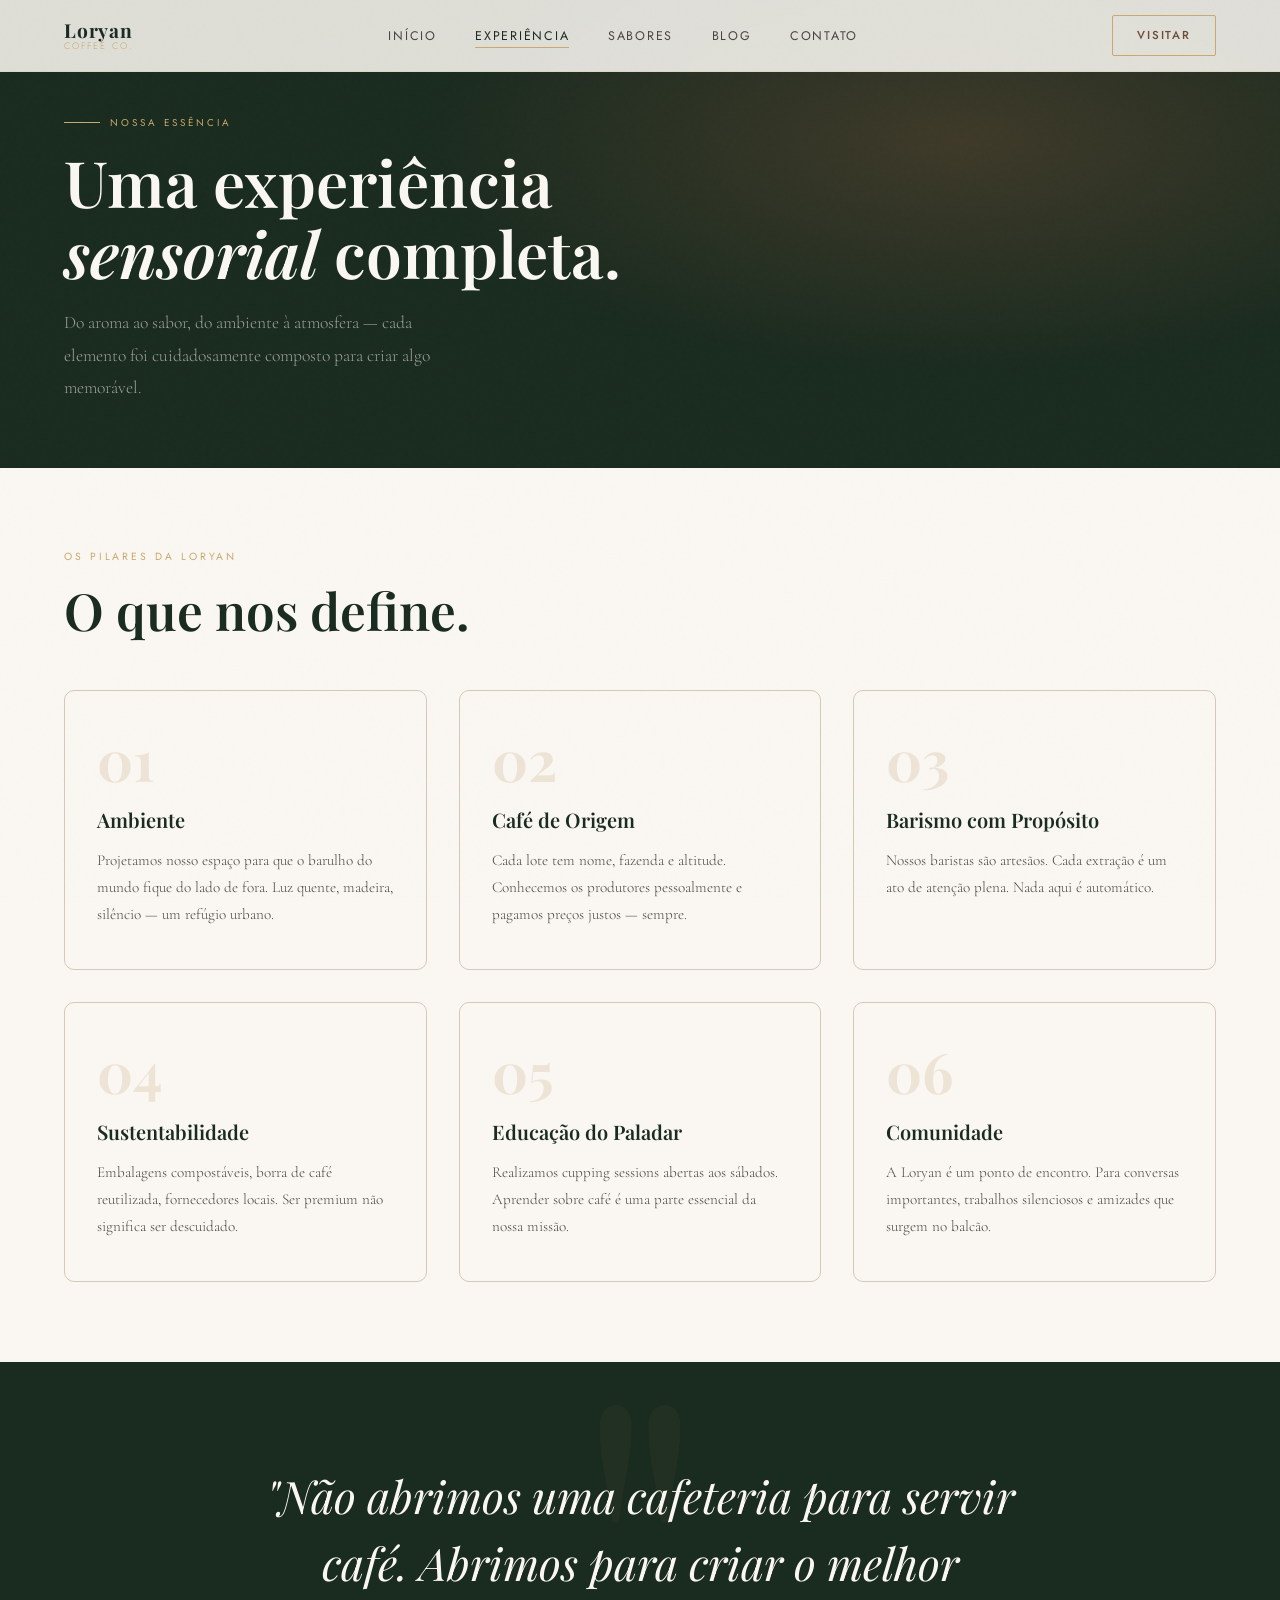
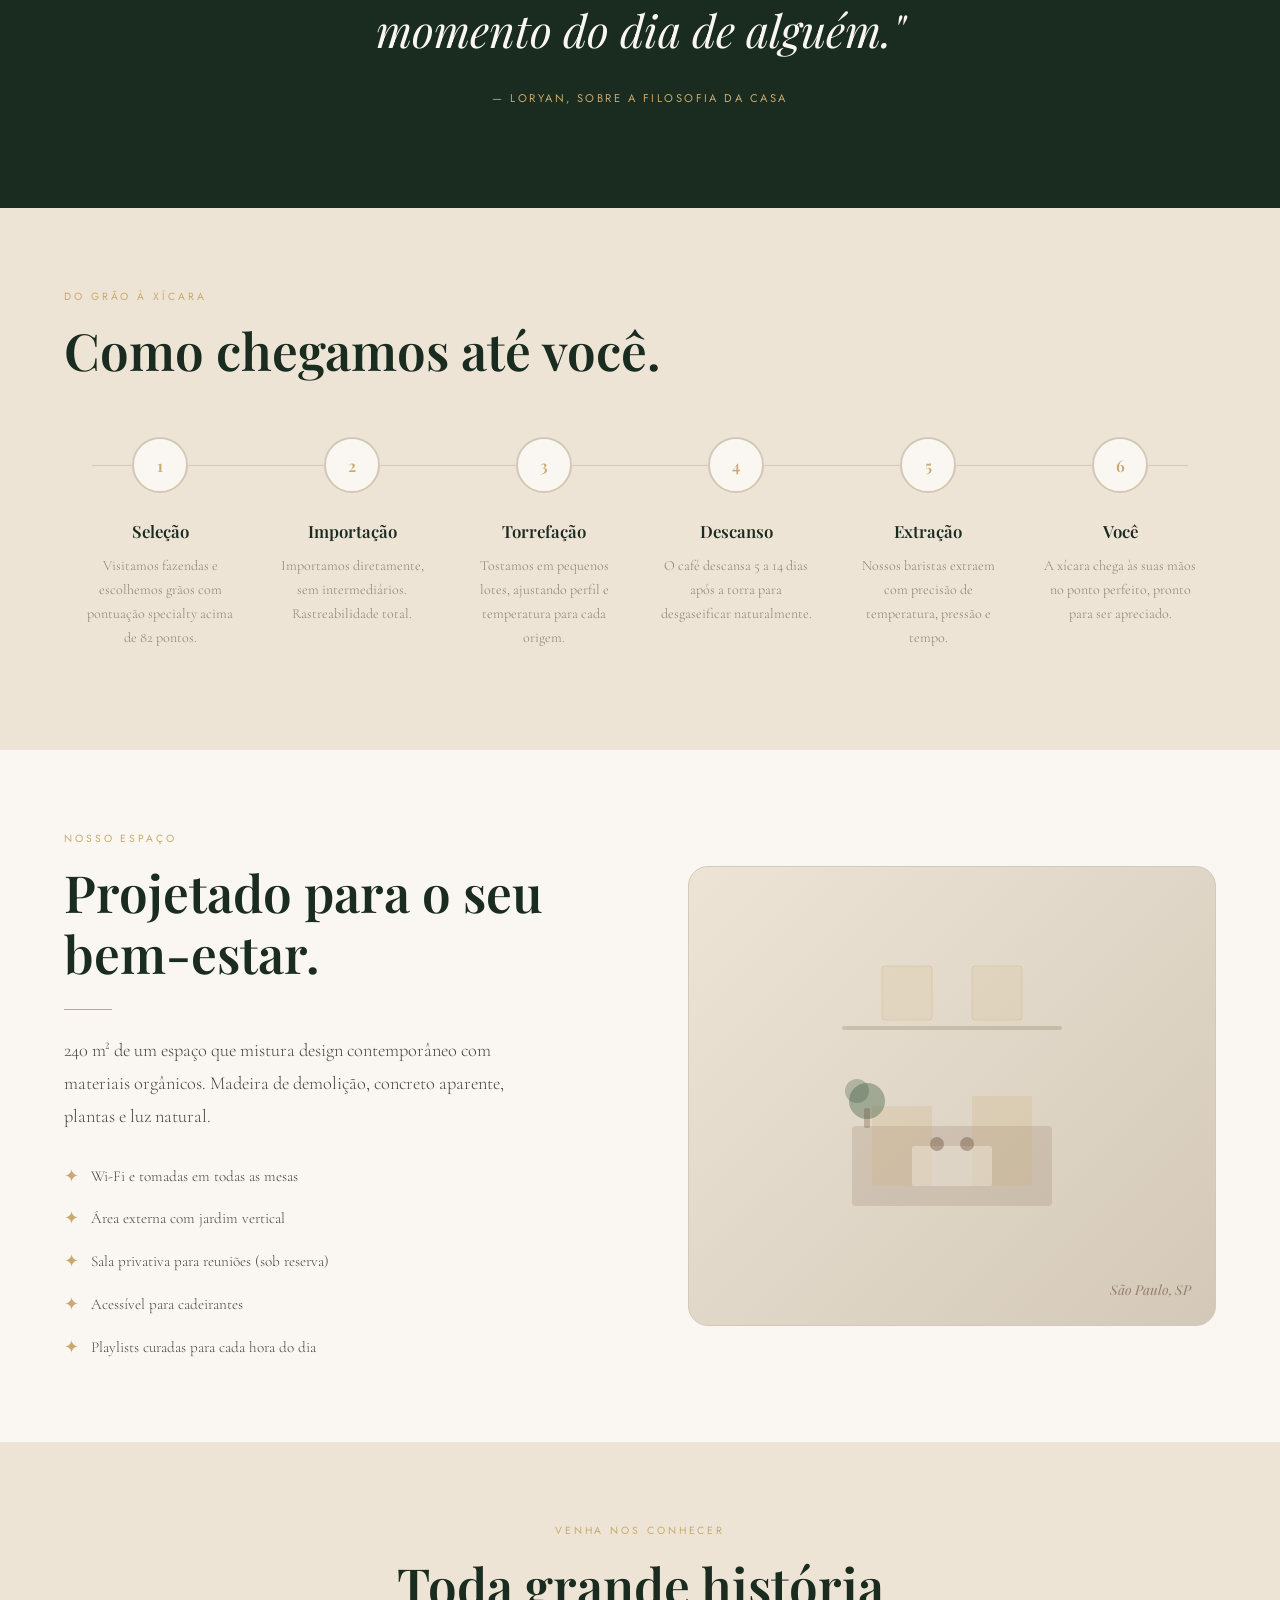
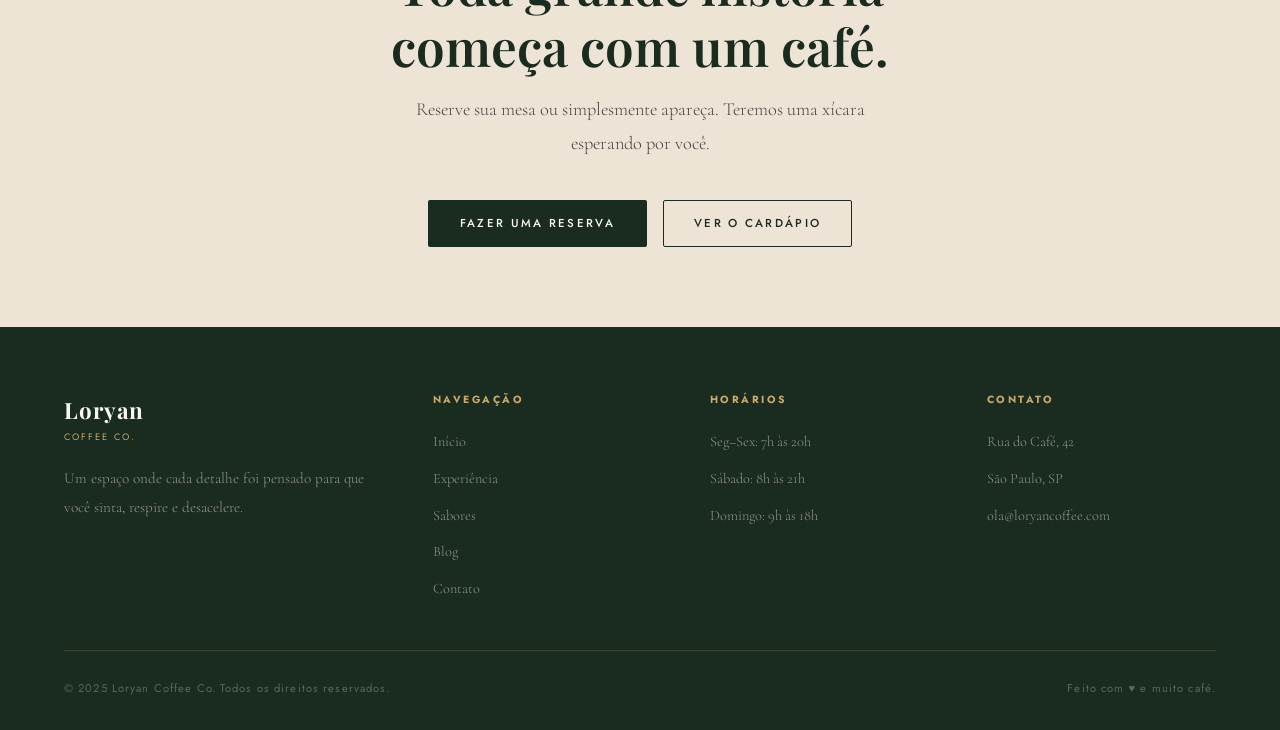
<file: experiencia.html>
<!DOCTYPE html>
<html lang="pt-BR">
<head>
  <meta charset="UTF-8" />
  <meta name="viewport" content="width=device-width, initial-scale=1.0" />
  <title>Experiência — Loryan Coffee Co.</title>
  <link rel="stylesheet" href="style.css" />
</head>
<body>

  <!-- ── NAVBAR ── -->
  <nav class="navbar">
    <a href="index.html" class="nav-logo">
      <span class="logo-main">Loryan</span>
      <span class="logo-sub">Coffee Co.</span>
    </a>
    <ul class="nav-links">
      <li><a href="index.html">Início</a></li>
      <li><a href="experiencia.html">Experiência</a></li>
      <li><a href="sabores.html">Sabores</a></li>
      <li><a href="blog.html">Blog</a></li>
      <li><a href="contato.html">Contato</a></li>
    </ul>
    <a href="contato.html" class="nav-cta">Visitar</a>
    <button class="nav-toggle" aria-label="Menu">
      <span></span><span></span><span></span>
    </button>
  </nav>

  <!-- ── PAGE HERO ── -->
  <section class="page-hero">
    <div class="page-hero-content">
      <div class="hero-tag">Nossa essência</div>
      <h1>Uma experiência <em style="font-style:italic">sensorial</em> completa.</h1>
      <p>Do aroma ao sabor, do ambiente à atmosfera — cada elemento foi cuidadosamente composto para criar algo memorável.</p>
    </div>
  </section>

  <!-- ── PILLARS ── -->
  <section class="exp-section">
    <div>
      <span class="section-label reveal">Os pilares da Loryan</span>
      <h2 class="section-title reveal">O que nos define.</h2>
    </div>

    <div class="exp-grid" data-stagger>
      <div class="exp-card reveal">
        <div class="exp-card-num">01</div>
        <h3>Ambiente</h3>
        <p>Projetamos nosso espaço para que o barulho do mundo fique do lado de fora. Luz quente, madeira, silêncio — um refúgio urbano.</p>
      </div>
      <div class="exp-card reveal">
        <div class="exp-card-num">02</div>
        <h3>Café de Origem</h3>
        <p>Cada lote tem nome, fazenda e altitude. Conhecemos os produtores pessoalmente e pagamos preços justos — sempre.</p>
      </div>
      <div class="exp-card reveal">
        <div class="exp-card-num">03</div>
        <h3>Barismo com Propósito</h3>
        <p>Nossos baristas são artesãos. Cada extração é um ato de atenção plena. Nada aqui é automático.</p>
      </div>
      <div class="exp-card reveal">
        <div class="exp-card-num">04</div>
        <h3>Sustentabilidade</h3>
        <p>Embalagens compostáveis, borra de café reutilizada, fornecedores locais. Ser premium não significa ser descuidado.</p>
      </div>
      <div class="exp-card reveal">
        <div class="exp-card-num">05</div>
        <h3>Educação do Paladar</h3>
        <p>Realizamos cupping sessions abertas aos sábados. Aprender sobre café é uma parte essencial da nossa missão.</p>
      </div>
      <div class="exp-card reveal">
        <div class="exp-card-num">06</div>
        <h3>Comunidade</h3>
        <p>A Loryan é um ponto de encontro. Para conversas importantes, trabalhos silenciosos e amizades que surgem no balcão.</p>
      </div>
    </div>
  </section>

  <!-- ── IMMERSIVE QUOTE ── -->
  <section class="quote-section">
    <blockquote class="reveal">
      "Não abrimos uma cafeteria para servir café. Abrimos para criar o melhor momento do dia de alguém."
    </blockquote>
    <p class="quote-author reveal" data-delay="200">— Loryan, sobre a filosofia da casa</p>
  </section>

  <!-- ── PROCESS ── -->
  <section class="process-section">
    <span class="section-label reveal">Do grão à xícara</span>
    <h2 class="section-title reveal">Como chegamos até você.</h2>

    <div class="process-steps" data-stagger>
      <div class="process-step reveal">
        <div class="process-dot">1</div>
        <h4>Seleção</h4>
        <p>Visitamos fazendas e escolhemos grãos com pontuação specialty acima de 82 pontos.</p>
      </div>
      <div class="process-step reveal">
        <div class="process-dot">2</div>
        <h4>Importação</h4>
        <p>Importamos diretamente, sem intermediários. Rastreabilidade total.</p>
      </div>
      <div class="process-step reveal">
        <div class="process-dot">3</div>
        <h4>Torrefação</h4>
        <p>Tostamos em pequenos lotes, ajustando perfil e temperatura para cada origem.</p>
      </div>
      <div class="process-step reveal">
        <div class="process-dot">4</div>
        <h4>Descanso</h4>
        <p>O café descansa 5 a 14 dias após a torra para desgaseificar naturalmente.</p>
      </div>
      <div class="process-step reveal">
        <div class="process-dot">5</div>
        <h4>Extração</h4>
        <p>Nossos baristas extraem com precisão de temperatura, pressão e tempo.</p>
      </div>
      <div class="process-step reveal">
        <div class="process-dot">6</div>
        <h4>Você</h4>
        <p>A xícara chega às suas mãos no ponto perfeito, pronto para ser apreciado.</p>
      </div>
    </div>
  </section>

  <!-- ── SPACE SECTION ── -->
  <section style="padding:80px 5%;display:grid;grid-template-columns:1fr 1fr;gap:6rem;align-items:center;">
    <div class="reveal-left">
      <span class="section-label">Nosso espaço</span>
      <h2 class="section-title">Projetado para o seu bem-estar.</h2>
      <div class="divider"></div>
      <p class="section-subtitle">240 m² de um espaço que mistura design contemporâneo com materiais orgânicos. Madeira de demolição, concreto aparente, plantas e luz natural.</p>
      <ul style="margin-top:1.8rem;list-style:none;display:flex;flex-direction:column;gap:0.8rem;">
        <li style="display:flex;gap:12px;align-items:center;font-family:var(--font-body);font-size:0.95rem;color:var(--text-mid);font-weight:300;">
          <span style="color:var(--gold);font-size:1.1rem">✦</span> Wi-Fi e tomadas em todas as mesas
        </li>
        <li style="display:flex;gap:12px;align-items:center;font-family:var(--font-body);font-size:0.95rem;color:var(--text-mid);font-weight:300;">
          <span style="color:var(--gold);font-size:1.1rem">✦</span> Área externa com jardim vertical
        </li>
        <li style="display:flex;gap:12px;align-items:center;font-family:var(--font-body);font-size:0.95rem;color:var(--text-mid);font-weight:300;">
          <span style="color:var(--gold);font-size:1.1rem">✦</span> Sala privativa para reuniões (sob reserva)
        </li>
        <li style="display:flex;gap:12px;align-items:center;font-family:var(--font-body);font-size:0.95rem;color:var(--text-mid);font-weight:300;">
          <span style="color:var(--gold);font-size:1.1rem">✦</span> Acessível para cadeirantes
        </li>
        <li style="display:flex;gap:12px;align-items:center;font-family:var(--font-body);font-size:0.95rem;color:var(--text-mid);font-weight:300;">
          <span style="color:var(--gold);font-size:1.1rem">✦</span> Playlists curadas para cada hora do dia
        </li>
      </ul>
    </div>

    <div class="reveal-right">
      <div style="background:linear-gradient(135deg,var(--beige-warm),var(--beige-deep));border-radius:var(--radius-lg);height:460px;display:flex;align-items:center;justify-content:center;border:1px solid var(--beige-deep);position:relative;overflow:hidden;">
        <svg width="260" height="300" viewBox="0 0 260 300" fill="none">
          <!-- Stylized interior -->
          <rect x="30" y="180" width="200" height="80" rx="4" fill="rgba(107,76,53,0.15)"/>
          <rect x="50" y="160" width="60" height="80" rx="2" fill="rgba(201,169,110,0.2)"/>
          <rect x="150" y="150" width="60" height="90" rx="2" fill="rgba(201,169,110,0.2)"/>
          <rect x="20" y="80" width="220" height="4" rx="2" fill="rgba(107,76,53,0.2)"/>
          <!-- Windows -->
          <rect x="60" y="20" width="50" height="54" rx="3" fill="rgba(201,169,110,0.12)" stroke="rgba(201,169,110,0.3)" stroke-width="1"/>
          <rect x="150" y="20" width="50" height="54" rx="3" fill="rgba(201,169,110,0.12)" stroke="rgba(201,169,110,0.3)" stroke-width="1"/>
          <!-- Plants -->
          <circle cx="45" cy="155" r="18" fill="rgba(61,92,66,0.4)"/>
          <circle cx="35" cy="145" r="12" fill="rgba(61,92,66,0.3)"/>
          <rect x="42" y="162" width="6" height="20" rx="2" fill="rgba(107,76,53,0.3)"/>
          <!-- Table & cups -->
          <rect x="90" y="200" width="80" height="40" rx="2" fill="rgba(245,239,230,0.4)"/>
          <circle cx="115" cy="198" r="7" fill="rgba(107,76,53,0.4)"/>
          <circle cx="145" cy="198" r="7" fill="rgba(107,76,53,0.4)"/>
        </svg>
        <!-- Decorative corner -->
        <div style="position:absolute;bottom:24px;right:24px;font-family:var(--font-display);font-size:0.85rem;color:var(--coffee);font-style:italic;opacity:0.6">São Paulo, SP</div>
      </div>
    </div>
  </section>

  <!-- ── CTA ── -->
  <section style="padding:80px 5%;background:var(--beige-warm);text-align:center;">
    <span class="section-label reveal">Venha nos conhecer</span>
    <h2 class="section-title reveal" style="margin:0 auto;max-width:600px">Toda grande história começa com um café.</h2>
    <p class="section-subtitle reveal" style="margin:1rem auto 2.5rem;text-align:center">Reserve sua mesa ou simplesmente apareça. Teremos uma xícara esperando por você.</p>
    <div style="display:flex;gap:1rem;justify-content:center;flex-wrap:wrap" class="reveal">
      <a href="contato.html" class="btn-primary">Fazer uma reserva</a>
      <a href="sabores.html" class="btn-secondary">Ver o cardápio</a>
    </div>
  </section>

  <!-- ── FOOTER ── -->
  <footer>
    <div class="footer-grid">
      <div class="footer-brand">
        <span class="logo-main">Loryan</span>
        <span class="logo-sub">Coffee Co.</span>
        <p>Um espaço onde cada detalhe foi pensado para que você sinta, respire e desacelere.</p>
      </div>
      <div class="footer-col">
        <h4>Navegação</h4>
        <ul>
          <li><a href="index.html">Início</a></li>
          <li><a href="experiencia.html">Experiência</a></li>
          <li><a href="sabores.html">Sabores</a></li>
          <li><a href="blog.html">Blog</a></li>
          <li><a href="contato.html">Contato</a></li>
        </ul>
      </div>
      <div class="footer-col">
        <h4>Horários</h4>
        <ul>
          <li><a>Seg–Sex: 7h às 20h</a></li>
          <li><a>Sábado: 8h às 21h</a></li>
          <li><a>Domingo: 9h às 18h</a></li>
        </ul>
      </div>
      <div class="footer-col">
        <h4>Contato</h4>
        <ul>
          <li><a>Rua do Café, 42</a></li>
          <li><a>São Paulo, SP</a></li>
          <li><a href="mailto:ola@loryancoffee.com">ola@loryancoffee.com</a></li>
        </ul>
      </div>
    </div>
    <div class="footer-bottom">
      <p>© 2025 Loryan Coffee Co. Todos os direitos reservados.</p>
      <p>Feito com ♥ e muito café.</p>
    </div>
  </footer>

  <script src="main.js"></script>
</body>
</html>
</file>
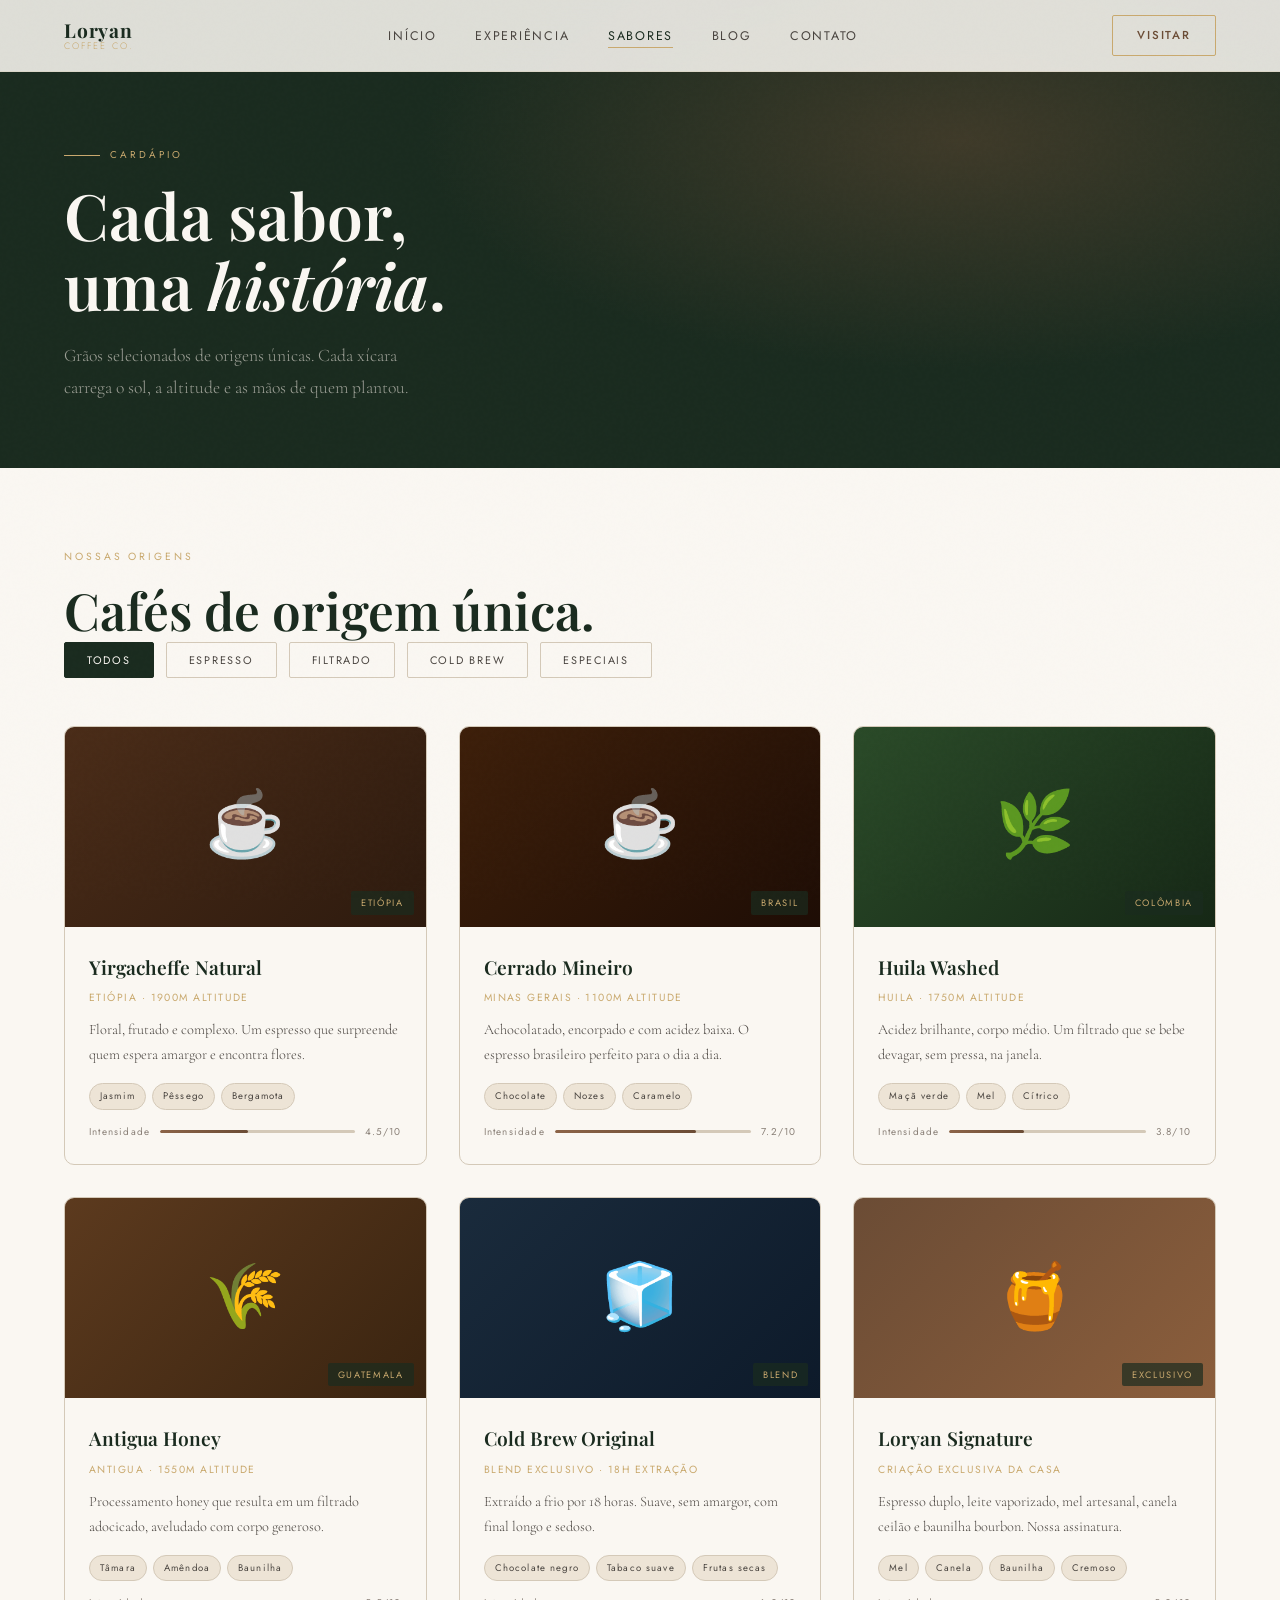
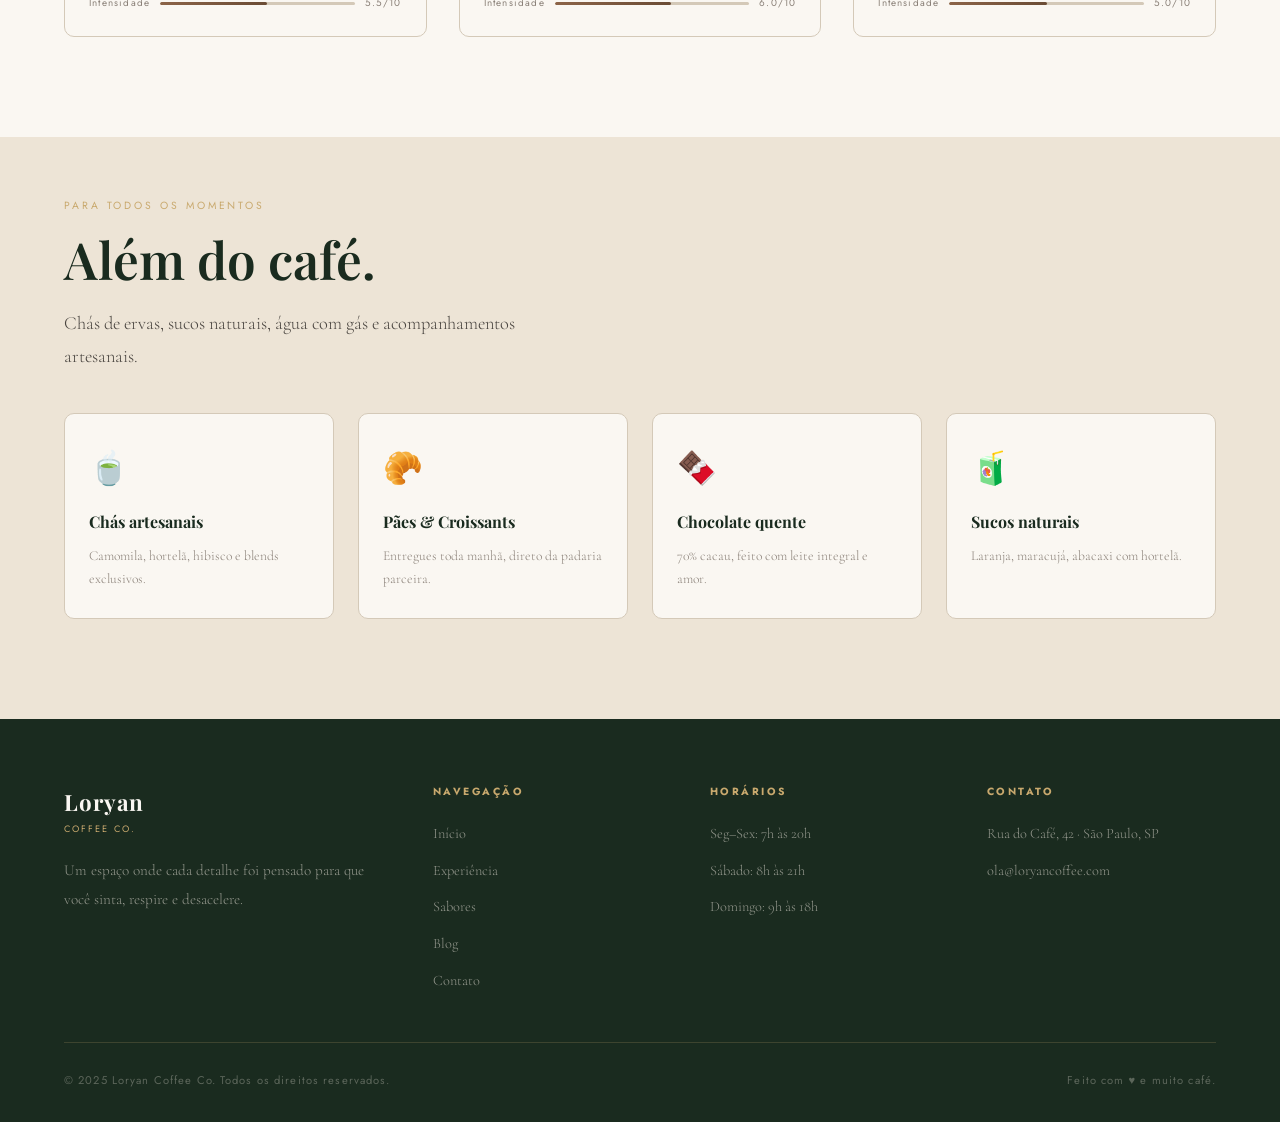
<file: sabores.html>
<!DOCTYPE html>
<html lang="pt-BR">
<head>
  <meta charset="UTF-8" />
  <meta name="viewport" content="width=device-width, initial-scale=1.0" />
  <title>Sabores — Loryan Coffee Co.</title>
  <link rel="stylesheet" href="style.css" />
</head>
<body>

  <!-- ── NAVBAR ── -->
  <nav class="navbar">
    <a href="index.html" class="nav-logo">
      <span class="logo-main">Loryan</span>
      <span class="logo-sub">Coffee Co.</span>
    </a>
    <ul class="nav-links">
      <li><a href="index.html">Início</a></li>
      <li><a href="experiencia.html">Experiência</a></li>
      <li><a href="sabores.html">Sabores</a></li>
      <li><a href="blog.html">Blog</a></li>
      <li><a href="contato.html">Contato</a></li>
    </ul>
    <a href="contato.html" class="nav-cta">Visitar</a>
    <button class="nav-toggle" aria-label="Menu">
      <span></span><span></span><span></span>
    </button>
  </nav>

  <!-- ── PAGE HERO ── -->
  <section class="page-hero">
    <div class="page-hero-content">
      <div class="hero-tag">Cardápio</div>
      <h1>Cada sabor,<br>uma <em style="font-style:italic">história</em>.</h1>
      <p>Grãos selecionados de origens únicas. Cada xícara carrega o sol, a altitude e as mãos de quem plantou.</p>
    </div>
  </section>

  <!-- ── FLAVORS ── -->
  <section class="flavors-section">
    <span class="section-label reveal">Nossas origens</span>
    <h2 class="section-title reveal">Cafés de origem única.</h2>

    <!-- Filter -->
    <div class="flavors-filter reveal">
      <button class="filter-btn active" data-cat="all">Todos</button>
      <button class="filter-btn" data-cat="espresso">Espresso</button>
      <button class="filter-btn" data-cat="filtrado">Filtrado</button>
      <button class="filter-btn" data-cat="cold">Cold Brew</button>
      <button class="filter-btn" data-cat="especial">Especiais</button>
    </div>

    <div class="flavors-grid">

      <!-- Espresso cards -->
      <div class="flavor-card reveal" data-category="espresso">
        <div class="flavor-card-top" style="background:linear-gradient(135deg,#4a2c18,#2d1a0e)">
          ☕
          <span class="flavor-origin">Etiópia</span>
        </div>
        <div class="flavor-body">
          <h3>Yirgacheffe Natural</h3>
          <span class="origin-tag">Etiópia · 1900m altitude</span>
          <p>Floral, frutado e complexo. Um espresso que surpreende quem espera amargor e encontra flores.</p>
          <div class="flavor-notes">
            <span class="note-tag">Jasmim</span>
            <span class="note-tag">Pêssego</span>
            <span class="note-tag">Bergamota</span>
          </div>
          <div class="intensity-row">
            <span>Intensidade</span>
            <div class="intensity-bar"><div class="intensity-fill" style="width:45%"></div></div>
            <span>4.5/10</span>
          </div>
        </div>
      </div>

      <div class="flavor-card reveal" data-category="espresso">
        <div class="flavor-card-top" style="background:linear-gradient(135deg,#3d1f0a,#1e0d05)">
          ☕
          <span class="flavor-origin">Brasil</span>
        </div>
        <div class="flavor-body">
          <h3>Cerrado Mineiro</h3>
          <span class="origin-tag">Minas Gerais · 1100m altitude</span>
          <p>Achocolatado, encorpado e com acidez baixa. O espresso brasileiro perfeito para o dia a dia.</p>
          <div class="flavor-notes">
            <span class="note-tag">Chocolate</span>
            <span class="note-tag">Nozes</span>
            <span class="note-tag">Caramelo</span>
          </div>
          <div class="intensity-row">
            <span>Intensidade</span>
            <div class="intensity-bar"><div class="intensity-fill" style="width:72%"></div></div>
            <span>7.2/10</span>
          </div>
        </div>
      </div>

      <!-- Filtrado -->
      <div class="flavor-card reveal" data-category="filtrado">
        <div class="flavor-card-top" style="background:linear-gradient(135deg,#2a4a28,#162816)">
          🌿
          <span class="flavor-origin">Colômbia</span>
        </div>
        <div class="flavor-body">
          <h3>Huila Washed</h3>
          <span class="origin-tag">Huila · 1750m altitude</span>
          <p>Acidez brilhante, corpo médio. Um filtrado que se bebe devagar, sem pressa, na janela.</p>
          <div class="flavor-notes">
            <span class="note-tag">Maçã verde</span>
            <span class="note-tag">Mel</span>
            <span class="note-tag">Cítrico</span>
          </div>
          <div class="intensity-row">
            <span>Intensidade</span>
            <div class="intensity-bar"><div class="intensity-fill" style="width:38%"></div></div>
            <span>3.8/10</span>
          </div>
        </div>
      </div>

      <div class="flavor-card reveal" data-category="filtrado">
        <div class="flavor-card-top" style="background:linear-gradient(135deg,#5c3a1e,#3a2410)">
          🌾
          <span class="flavor-origin">Guatemala</span>
        </div>
        <div class="flavor-body">
          <h3>Antigua Honey</h3>
          <span class="origin-tag">Antigua · 1550m altitude</span>
          <p>Processamento honey que resulta em um filtrado adocicado, aveludado com corpo generoso.</p>
          <div class="flavor-notes">
            <span class="note-tag">Tâmara</span>
            <span class="note-tag">Amêndoa</span>
            <span class="note-tag">Baunilha</span>
          </div>
          <div class="intensity-row">
            <span>Intensidade</span>
            <div class="intensity-bar"><div class="intensity-fill" style="width:55%"></div></div>
            <span>5.5/10</span>
          </div>
        </div>
      </div>

      <!-- Cold Brew -->
      <div class="flavor-card reveal" data-category="cold">
        <div class="flavor-card-top" style="background:linear-gradient(135deg,#1a2b3c,#0d1a2a)">
          🧊
          <span class="flavor-origin">Blend</span>
        </div>
        <div class="flavor-body">
          <h3>Cold Brew Original</h3>
          <span class="origin-tag">Blend exclusivo · 18h extração</span>
          <p>Extraído a frio por 18 horas. Suave, sem amargor, com final longo e sedoso.</p>
          <div class="flavor-notes">
            <span class="note-tag">Chocolate negro</span>
            <span class="note-tag">Tabaco suave</span>
            <span class="note-tag">Frutas secas</span>
          </div>
          <div class="intensity-row">
            <span>Intensidade</span>
            <div class="intensity-bar"><div class="intensity-fill" style="width:60%"></div></div>
            <span>6.0/10</span>
          </div>
        </div>
      </div>

      <!-- Especiais -->
      <div class="flavor-card reveal" data-category="especial">
        <div class="flavor-card-top" style="background:linear-gradient(135deg,var(--coffee),#8b5e3c)">
          🍯
          <span class="flavor-origin">Exclusivo</span>
        </div>
        <div class="flavor-body">
          <h3>Loryan Signature</h3>
          <span class="origin-tag">Criação exclusiva da casa</span>
          <p>Espresso duplo, leite vaporizado, mel artesanal, canela ceilão e baunilha bourbon. Nossa assinatura.</p>
          <div class="flavor-notes">
            <span class="note-tag">Mel</span>
            <span class="note-tag">Canela</span>
            <span class="note-tag">Baunilha</span>
            <span class="note-tag">Cremoso</span>
          </div>
          <div class="intensity-row">
            <span>Intensidade</span>
            <div class="intensity-bar"><div class="intensity-fill" style="width:50%"></div></div>
            <span>5.0/10</span>
          </div>
        </div>
      </div>

    </div>
  </section>

  <!-- ── NON-COFFEE ── -->
  <section style="padding:60px 5% 100px;background:var(--beige-warm)">
    <span class="section-label reveal">Para todos os momentos</span>
    <h2 class="section-title reveal">Além do café.</h2>
    <p class="section-subtitle reveal">Chás de ervas, sucos naturais, água com gás e acompanhamentos artesanais.</p>

    <div style="display:grid;grid-template-columns:repeat(auto-fill,minmax(220px,1fr));gap:1.5rem;margin-top:40px;">
      <div style="padding:28px 24px;background:var(--cream);border-radius:var(--radius-md);border:1px solid var(--beige-deep);" class="reveal">
        <div style="font-size:2rem;margin-bottom:12px">🍵</div>
        <strong style="font-family:var(--font-display);color:var(--green-dark);font-size:1rem">Chás artesanais</strong>
        <p style="font-size:0.85rem;color:var(--text-light);margin-top:6px;line-height:1.7;font-family:var(--font-body);font-weight:300">Camomila, hortelã, hibisco e blends exclusivos.</p>
      </div>
      <div style="padding:28px 24px;background:var(--cream);border-radius:var(--radius-md);border:1px solid var(--beige-deep);" class="reveal" data-delay="80">
        <div style="font-size:2rem;margin-bottom:12px">🥐</div>
        <strong style="font-family:var(--font-display);color:var(--green-dark);font-size:1rem">Pães & Croissants</strong>
        <p style="font-size:0.85rem;color:var(--text-light);margin-top:6px;line-height:1.7;font-family:var(--font-body);font-weight:300">Entregues toda manhã, direto da padaria parceira.</p>
      </div>
      <div style="padding:28px 24px;background:var(--cream);border-radius:var(--radius-md);border:1px solid var(--beige-deep);" class="reveal" data-delay="160">
        <div style="font-size:2rem;margin-bottom:12px">🍫</div>
        <strong style="font-family:var(--font-display);color:var(--green-dark);font-size:1rem">Chocolate quente</strong>
        <p style="font-size:0.85rem;color:var(--text-light);margin-top:6px;line-height:1.7;font-family:var(--font-body);font-weight:300">70% cacau, feito com leite integral e amor.</p>
      </div>
      <div style="padding:28px 24px;background:var(--cream);border-radius:var(--radius-md);border:1px solid var(--beige-deep);" class="reveal" data-delay="240">
        <div style="font-size:2rem;margin-bottom:12px">🧃</div>
        <strong style="font-family:var(--font-display);color:var(--green-dark);font-size:1rem">Sucos naturais</strong>
        <p style="font-size:0.85rem;color:var(--text-light);margin-top:6px;line-height:1.7;font-family:var(--font-body);font-weight:300">Laranja, maracujá, abacaxi com hortelã.</p>
      </div>
    </div>
  </section>

  <!-- ── FOOTER ── -->
  <footer>
    <div class="footer-grid">
      <div class="footer-brand">
        <span class="logo-main">Loryan</span>
        <span class="logo-sub">Coffee Co.</span>
        <p>Um espaço onde cada detalhe foi pensado para que você sinta, respire e desacelere.</p>
      </div>
      <div class="footer-col">
        <h4>Navegação</h4>
        <ul>
          <li><a href="index.html">Início</a></li>
          <li><a href="experiencia.html">Experiência</a></li>
          <li><a href="sabores.html">Sabores</a></li>
          <li><a href="blog.html">Blog</a></li>
          <li><a href="contato.html">Contato</a></li>
        </ul>
      </div>
      <div class="footer-col">
        <h4>Horários</h4>
        <ul>
          <li><a>Seg–Sex: 7h às 20h</a></li>
          <li><a>Sábado: 8h às 21h</a></li>
          <li><a>Domingo: 9h às 18h</a></li>
        </ul>
      </div>
      <div class="footer-col">
        <h4>Contato</h4>
        <ul>
          <li><a>Rua do Café, 42 · São Paulo, SP</a></li>
          <li><a href="mailto:ola@loryancoffee.com">ola@loryancoffee.com</a></li>
        </ul>
      </div>
    </div>
    <div class="footer-bottom">
      <p>© 2025 Loryan Coffee Co. Todos os direitos reservados.</p>
      <p>Feito com ♥ e muito café.</p>
    </div>
  </footer>

  <script src="main.js"></script>
</body>
</html>
</file>
<file: style.css>
/* ============================================
   LORYAN COFFEE CO. — Global Stylesheet
   Palette: Dark Green, Beige, Coffee, Gold
   ============================================ */

@import url('https://fonts.googleapis.com/css2?family=Playfair+Display:ital,wght@0,400;0,600;0,700;1,400;1,600&family=Cormorant+Garamond:ital,wght@0,300;0,400;0,500;1,300;1,400&family=Jost:wght@300;400;500&display=swap');

/* ── CSS Variables ── */
:root {
  --green-dark:   #1a2b1f;
  --green-mid:    #2a3d2e;
  --green-soft:   #3d5c42;
  --beige:        #f5efe6;
  --beige-warm:   #ede4d6;
  --beige-deep:   #d4c9b8;
  --coffee:       #6b4c35;
  --coffee-light: #8c6448;
  --gold:         #c9a96e;
  --gold-soft:    #dfc18f;
  --cream:        #faf7f2;
  --text-dark:    #1a1a18;
  --text-mid:     #4a4540;
  --text-light:   #8a8078;

  --font-display: 'Playfair Display', Georgia, serif;
  --font-body:    'Cormorant Garamond', Georgia, serif;
  --font-ui:      'Jost', sans-serif;

  --radius-sm:  4px;
  --radius-md:  10px;
  --radius-lg:  20px;

  --shadow-warm: 0 8px 40px rgba(107, 76, 53, 0.12);
  --shadow-soft: 0 2px 20px rgba(26, 43, 31, 0.08);
  --transition:  all 0.4s cubic-bezier(0.25, 0.46, 0.45, 0.94);
}

/* ── Reset & Base ── */
*, *::before, *::after {
  margin: 0;
  padding: 0;
  box-sizing: border-box;
}

html {
  scroll-behavior: smooth;
  font-size: 16px;
}

body {
  font-family: var(--font-body);
  background: var(--cream);
  color: var(--text-dark);
  line-height: 1.7;
  overflow-x: hidden;
}

img {
  max-width: 100%;
  display: block;
}

a {
  text-decoration: none;
  color: inherit;
}

/* ── Noise Texture Overlay ── */
body::before {
  content: '';
  position: fixed;
  inset: 0;
  background-image: url("data:image/svg+xml,%3Csvg viewBox='0 0 256 256' xmlns='http://www.w3.org/2000/svg'%3E%3Cfilter id='noise'%3E%3CfeTurbulence type='fractalNoise' baseFrequency='0.9' numOctaves='4' stitchTiles='stitch'/%3E%3C/filter%3E%3Crect width='100%25' height='100%25' filter='url(%23noise)' opacity='0.03'/%3E%3C/svg%3E");
  pointer-events: none;
  z-index: 9999;
  opacity: 0.4;
}

/* ─────────────────────────────────
   NAVBAR
───────────────────────────────── */
.navbar {
  position: fixed;
  top: 0;
  left: 0;
  right: 0;
  z-index: 1000;
  padding: 0 5%;
  height: 72px;
  display: flex;
  align-items: center;
  justify-content: space-between;
  background: rgba(250, 247, 242, 0.88);
  backdrop-filter: blur(16px);
  -webkit-backdrop-filter: blur(16px);
  border-bottom: 1px solid rgba(201, 169, 110, 0.15);
  transition: var(--transition);
}

.navbar.scrolled {
  background: rgba(250, 247, 242, 0.97);
  box-shadow: var(--shadow-soft);
}

.nav-logo {
  display: flex;
  flex-direction: column;
  line-height: 1.1;
}

.nav-logo .logo-main {
  font-family: var(--font-display);
  font-size: 1.2rem;
  font-weight: 700;
  color: var(--green-dark);
  letter-spacing: 0.04em;
}

.nav-logo .logo-sub {
  font-family: var(--font-ui);
  font-size: 0.58rem;
  font-weight: 300;
  letter-spacing: 0.22em;
  color: var(--gold);
  text-transform: uppercase;
}

.nav-links {
  display: flex;
  gap: 2.4rem;
  list-style: none;
}

.nav-links a {
  font-family: var(--font-ui);
  font-size: 0.78rem;
  font-weight: 400;
  letter-spacing: 0.14em;
  text-transform: uppercase;
  color: var(--text-mid);
  position: relative;
  transition: color 0.3s;
}

.nav-links a::after {
  content: '';
  position: absolute;
  bottom: -3px;
  left: 0;
  width: 0;
  height: 1px;
  background: var(--gold);
  transition: width 0.35s ease;
}

.nav-links a:hover,
.nav-links a.active {
  color: var(--green-dark);
}

.nav-links a:hover::after,
.nav-links a.active::after {
  width: 100%;
}

.nav-cta {
  font-family: var(--font-ui);
  font-size: 0.72rem;
  font-weight: 500;
  letter-spacing: 0.16em;
  text-transform: uppercase;
  padding: 10px 24px;
  border: 1px solid var(--gold);
  color: var(--coffee);
  border-radius: 2px;
  transition: var(--transition);
}

.nav-cta:hover {
  background: var(--gold);
  color: var(--cream);
}

/* Hamburger */
.nav-toggle {
  display: none;
  flex-direction: column;
  gap: 5px;
  cursor: pointer;
  padding: 4px;
}

.nav-toggle span {
  width: 24px;
  height: 1.5px;
  background: var(--green-dark);
  transition: var(--transition);
  display: block;
}

.nav-toggle.open span:nth-child(1) { transform: rotate(45deg) translate(4.5px, 4.5px); }
.nav-toggle.open span:nth-child(2) { opacity: 0; }
.nav-toggle.open span:nth-child(3) { transform: rotate(-45deg) translate(4.5px, -4.5px); }

/* ─────────────────────────────────
   SCROLL ANIMATIONS
───────────────────────────────── */
.reveal {
  opacity: 0;
  transform: translateY(28px);
  transition: opacity 0.7s ease, transform 0.7s ease;
}

.reveal.visible {
  opacity: 1;
  transform: translateY(0);
}

.reveal-left {
  opacity: 0;
  transform: translateX(-28px);
  transition: opacity 0.7s ease, transform 0.7s ease;
}

.reveal-left.visible {
  opacity: 1;
  transform: translateX(0);
}

.reveal-right {
  opacity: 0;
  transform: translateX(28px);
  transition: opacity 0.7s ease, transform 0.7s ease;
}

.reveal-right.visible {
  opacity: 1;
  transform: translateX(0);
}

/* ─────────────────────────────────
   BUTTONS
───────────────────────────────── */
.btn-primary {
  display: inline-flex;
  align-items: center;
  gap: 10px;
  font-family: var(--font-ui);
  font-size: 0.72rem;
  font-weight: 500;
  letter-spacing: 0.2em;
  text-transform: uppercase;
  padding: 14px 32px;
  background: var(--green-dark);
  color: var(--cream);
  border: none;
  border-radius: 2px;
  cursor: pointer;
  transition: var(--transition);
}

.btn-primary:hover {
  background: var(--green-mid);
  transform: translateY(-1px);
  box-shadow: 0 6px 24px rgba(26, 43, 31, 0.25);
}

.btn-secondary {
  display: inline-flex;
  align-items: center;
  gap: 10px;
  font-family: var(--font-ui);
  font-size: 0.72rem;
  font-weight: 500;
  letter-spacing: 0.2em;
  text-transform: uppercase;
  padding: 13px 30px;
  background: transparent;
  color: var(--green-dark);
  border: 1px solid var(--green-dark);
  border-radius: 2px;
  cursor: pointer;
  transition: var(--transition);
}

.btn-secondary:hover {
  background: var(--green-dark);
  color: var(--cream);
}

.btn-ghost {
  display: inline-flex;
  align-items: center;
  gap: 8px;
  font-family: var(--font-ui);
  font-size: 0.72rem;
  font-weight: 400;
  letter-spacing: 0.16em;
  text-transform: uppercase;
  color: var(--gold);
  background: none;
  border: none;
  cursor: pointer;
  transition: color 0.3s;
  padding: 0;
}

.btn-ghost .arrow {
  transition: transform 0.3s;
}

.btn-ghost:hover .arrow {
  transform: translateX(5px);
}

/* ─────────────────────────────────
   SECTION HEADERS
───────────────────────────────── */
.section-label {
  font-family: var(--font-ui);
  font-size: 0.65rem;
  font-weight: 400;
  letter-spacing: 0.28em;
  text-transform: uppercase;
  color: var(--gold);
  display: block;
  margin-bottom: 0.9rem;
}

.section-title {
  font-family: var(--font-display);
  font-size: clamp(2rem, 4vw, 3.2rem);
  font-weight: 600;
  color: var(--green-dark);
  line-height: 1.2;
}

.section-subtitle {
  font-family: var(--font-body);
  font-size: 1.15rem;
  font-weight: 300;
  color: var(--text-mid);
  max-width: 52ch;
  margin-top: 1rem;
  line-height: 1.8;
}

/* ─────────────────────────────────
   DIVIDER
───────────────────────────────── */
.divider {
  width: 48px;
  height: 1px;
  background: var(--gold);
  margin: 1.5rem 0;
}

/* ─────────────────────────────────
   FOOTER
───────────────────────────────── */
footer {
  background: var(--green-dark);
  color: var(--beige-warm);
  padding: 64px 5% 32px;
}

.footer-grid {
  display: grid;
  grid-template-columns: 1.4fr 1fr 1fr 1fr;
  gap: 3rem;
  padding-bottom: 48px;
  border-bottom: 1px solid rgba(201, 169, 110, 0.2);
}

.footer-brand .logo-main {
  font-family: var(--font-display);
  font-size: 1.4rem;
  font-weight: 700;
  color: var(--cream);
  letter-spacing: 0.04em;
}

.footer-brand .logo-sub {
  font-family: var(--font-ui);
  font-size: 0.58rem;
  letter-spacing: 0.22em;
  color: var(--gold);
  text-transform: uppercase;
  display: block;
  margin-bottom: 1.2rem;
}

.footer-brand p {
  font-size: 0.95rem;
  color: rgba(245, 239, 230, 0.55);
  line-height: 1.9;
  font-weight: 300;
}

.footer-col h4 {
  font-family: var(--font-ui);
  font-size: 0.65rem;
  letter-spacing: 0.24em;
  text-transform: uppercase;
  color: var(--gold);
  margin-bottom: 1.2rem;
}

.footer-col ul {
  list-style: none;
  display: flex;
  flex-direction: column;
  gap: 0.6rem;
}

.footer-col ul a {
  font-size: 0.9rem;
  color: rgba(245, 239, 230, 0.55);
  transition: color 0.3s;
  font-weight: 300;
}

.footer-col ul a:hover {
  color: var(--cream);
}

.footer-bottom {
  padding-top: 28px;
  display: flex;
  justify-content: space-between;
  align-items: center;
}

.footer-bottom p {
  font-family: var(--font-ui);
  font-size: 0.7rem;
  letter-spacing: 0.1em;
  color: rgba(245, 239, 230, 0.3);
}

/* ─────────────────────────────────
   HERO — HOME
───────────────────────────────── */
.hero {
  min-height: 100vh;
  position: relative;
  display: flex;
  align-items: flex-end;
  padding: 0 5% 8vh;
  background: var(--green-dark);
  overflow: hidden;
}

.hero-bg {
  position: absolute;
  inset: 0;
  background:
    radial-gradient(ellipse 70% 60% at 65% 40%, rgba(107, 76, 53, 0.5) 0%, transparent 70%),
    radial-gradient(ellipse 50% 80% at 10% 80%, rgba(201, 169, 110, 0.08) 0%, transparent 60%),
    var(--green-dark);
}

.hero-canvas {
  position: absolute;
  inset: 0;
  display: flex;
  align-items: center;
  justify-content: flex-end;
  padding-right: 5%;
}

.hero-visual {
  width: min(540px, 42vw);
  aspect-ratio: 3/4;
  position: relative;
}

.hero-img-frame {
  width: 100%;
  height: 100%;
  background:
    radial-gradient(ellipse at center, rgba(201,169,110,0.15) 0%, transparent 60%),
    linear-gradient(160deg, rgba(107,76,53,0.6) 0%, rgba(26,43,31,0.9) 100%);
  border-radius: 4px;
  display: flex;
  align-items: center;
  justify-content: center;
  overflow: hidden;
  border: 1px solid rgba(201,169,110,0.2);
}

.hero-img-frame svg {
  opacity: 0.7;
}

.hero-badge {
  position: absolute;
  bottom: -20px;
  left: -20px;
  width: 100px;
  height: 100px;
  background: var(--gold);
  border-radius: 50%;
  display: flex;
  flex-direction: column;
  align-items: center;
  justify-content: center;
  text-align: center;
}

.hero-badge span:first-child {
  font-family: var(--font-display);
  font-size: 1.4rem;
  font-weight: 700;
  color: var(--green-dark);
  line-height: 1;
}

.hero-badge span:last-child {
  font-family: var(--font-ui);
  font-size: 0.5rem;
  letter-spacing: 0.12em;
  color: var(--green-dark);
  text-transform: uppercase;
}

.hero-content {
  position: relative;
  z-index: 2;
  max-width: 560px;
}

.hero-tag {
  font-family: var(--font-ui);
  font-size: 0.62rem;
  letter-spacing: 0.3em;
  text-transform: uppercase;
  color: var(--gold);
  display: flex;
  align-items: center;
  gap: 10px;
  margin-bottom: 1.8rem;
}

.hero-tag::before {
  content: '';
  width: 36px;
  height: 1px;
  background: var(--gold);
}

.hero h1 {
  font-family: var(--font-display);
  font-size: clamp(2.8rem, 5.5vw, 5.2rem);
  font-weight: 600;
  color: var(--cream);
  line-height: 1.08;
  letter-spacing: -0.01em;
  margin-bottom: 1.6rem;
}

.hero h1 em {
  font-style: italic;
  color: var(--gold-soft);
}

.hero-desc {
  font-family: var(--font-body);
  font-size: 1.1rem;
  font-weight: 300;
  color: rgba(245,239,230,0.65);
  line-height: 1.9;
  max-width: 44ch;
  margin-bottom: 2.8rem;
}

.hero-actions {
  display: flex;
  gap: 1.2rem;
  flex-wrap: wrap;
}

.hero-scroll {
  position: absolute;
  bottom: 36px;
  left: 50%;
  transform: translateX(-50%);
  display: flex;
  flex-direction: column;
  align-items: center;
  gap: 8px;
  z-index: 2;
}

.hero-scroll span {
  font-family: var(--font-ui);
  font-size: 0.58rem;
  letter-spacing: 0.22em;
  text-transform: uppercase;
  color: rgba(201,169,110,0.6);
}

.scroll-line {
  width: 1px;
  height: 48px;
  background: linear-gradient(to bottom, var(--gold), transparent);
  animation: scrollPulse 2.2s ease-in-out infinite;
}

@keyframes scrollPulse {
  0%, 100% { opacity: 0.4; transform: scaleY(1); }
  50% { opacity: 1; transform: scaleY(0.7); }
}

/* ─────────────────────────────────
   HIGHLIGHT STRIP — HOME
───────────────────────────────── */
.highlight-strip {
  background: var(--beige-warm);
  border-bottom: 1px solid var(--beige-deep);
}

.highlight-strip-inner {
  display: flex;
  padding: 0 5%;
}

.highlight-item {
  flex: 1;
  padding: 36px 0;
  display: flex;
  align-items: center;
  gap: 16px;
  border-right: 1px solid var(--beige-deep);
}

.highlight-item:last-child {
  border-right: none;
  padding-left: 5%;
}

.highlight-item:not(:first-child) {
  padding-left: 5%;
}

.highlight-icon {
  width: 42px;
  height: 42px;
  flex-shrink: 0;
  display: flex;
  align-items: center;
  justify-content: center;
}

.highlight-icon svg {
  width: 26px;
  height: 26px;
  stroke: var(--coffee);
}

.highlight-text strong {
  display: block;
  font-family: var(--font-display);
  font-size: 1rem;
  font-weight: 600;
  color: var(--green-dark);
}

.highlight-text span {
  font-family: var(--font-ui);
  font-size: 0.72rem;
  letter-spacing: 0.08em;
  color: var(--text-light);
}

/* ─────────────────────────────────
   ABOUT SECTION — HOME
───────────────────────────────── */
.about-section {
  padding: 100px 5%;
  display: grid;
  grid-template-columns: 1fr 1fr;
  gap: 7rem;
  align-items: center;
}

.about-image-wrap {
  position: relative;
}

.about-img {
  width: 100%;
  aspect-ratio: 4/5;
  background: linear-gradient(135deg, var(--coffee) 0%, var(--green-dark) 100%);
  border-radius: 4px;
  overflow: hidden;
  display: flex;
  align-items: center;
  justify-content: center;
}

.about-img-accent {
  position: absolute;
  bottom: -24px;
  right: -24px;
  width: 180px;
  height: 180px;
  background: var(--beige-warm);
  border-radius: 4px;
  display: flex;
  flex-direction: column;
  align-items: center;
  justify-content: center;
  text-align: center;
  padding: 20px;
  box-shadow: var(--shadow-warm);
  border: 1px solid var(--beige-deep);
}

.about-img-accent .number {
  font-family: var(--font-display);
  font-size: 2.8rem;
  font-weight: 700;
  color: var(--green-dark);
  line-height: 1;
}

.about-img-accent .label {
  font-family: var(--font-ui);
  font-size: 0.62rem;
  letter-spacing: 0.18em;
  text-transform: uppercase;
  color: var(--text-light);
  margin-top: 4px;
}

/* ─────────────────────────────────
   MENU PREVIEW — HOME
───────────────────────────────── */
.menu-preview {
  padding: 80px 5% 100px;
  background: var(--beige-warm);
}

.menu-header {
  display: flex;
  justify-content: space-between;
  align-items: flex-end;
  margin-bottom: 56px;
}

.menu-grid {
  display: grid;
  grid-template-columns: repeat(4, 1fr);
  gap: 1.5rem;
}

.menu-card {
  background: var(--cream);
  border-radius: var(--radius-md);
  overflow: hidden;
  border: 1px solid var(--beige-deep);
  transition: var(--transition);
  cursor: pointer;
}

.menu-card:hover {
  transform: translateY(-4px);
  box-shadow: var(--shadow-warm);
  border-color: rgba(201,169,110,0.4);
}

.menu-card-img {
  height: 180px;
  background: linear-gradient(135deg, var(--coffee-light), var(--coffee));
  display: flex;
  align-items: center;
  justify-content: center;
  font-size: 3rem;
  position: relative;
}

.menu-card-body {
  padding: 20px;
}

.menu-card-body h3 {
  font-family: var(--font-display);
  font-size: 1.1rem;
  font-weight: 600;
  color: var(--green-dark);
  margin-bottom: 4px;
}

.menu-card-body p {
  font-size: 0.88rem;
  color: var(--text-light);
  font-weight: 300;
  margin-bottom: 14px;
}

.menu-card-footer {
  display: flex;
  justify-content: space-between;
  align-items: center;
}

.menu-price {
  font-family: var(--font-display);
  font-size: 1.05rem;
  font-weight: 600;
  color: var(--coffee);
}

.menu-tag {
  font-family: var(--font-ui);
  font-size: 0.58rem;
  letter-spacing: 0.16em;
  text-transform: uppercase;
  padding: 4px 10px;
  background: var(--beige-warm);
  color: var(--text-mid);
  border-radius: 2px;
}

/* ─────────────────────────────────
   QUOTE SECTION
───────────────────────────────── */
.quote-section {
  padding: 100px 5%;
  background: var(--green-dark);
  text-align: center;
  position: relative;
  overflow: hidden;
}

.quote-section::before {
  content: '"';
  position: absolute;
  top: -40px;
  left: 50%;
  transform: translateX(-50%);
  font-family: var(--font-display);
  font-size: 28rem;
  color: rgba(201,169,110,0.04);
  line-height: 1;
  pointer-events: none;
}

.quote-section blockquote {
  font-family: var(--font-display);
  font-size: clamp(1.6rem, 3.5vw, 2.8rem);
  font-style: italic;
  font-weight: 400;
  color: var(--cream);
  max-width: 800px;
  margin: 0 auto 1.6rem;
  line-height: 1.5;
  position: relative;
  z-index: 1;
}

.quote-author {
  font-family: var(--font-ui);
  font-size: 0.7rem;
  letter-spacing: 0.22em;
  text-transform: uppercase;
  color: var(--gold);
}

/* ─────────────────────────────────
   BLOG CARDS
───────────────────────────────── */
.blog-section {
  padding: 80px 5% 100px;
}

.blog-grid {
  display: grid;
  grid-template-columns: repeat(3, 1fr);
  gap: 2rem;
  margin-top: 48px;
}

.blog-card {
  border-radius: var(--radius-md);
  overflow: hidden;
  background: var(--cream);
  border: 1px solid var(--beige-deep);
  transition: var(--transition);
}

.blog-card:hover {
  transform: translateY(-5px);
  box-shadow: var(--shadow-warm);
}

.blog-card-img {
  height: 220px;
  position: relative;
  overflow: hidden;
}

.blog-card-img-bg {
  width: 100%;
  height: 100%;
  background: linear-gradient(135deg, var(--green-mid), var(--green-dark));
  display: flex;
  align-items: center;
  justify-content: center;
  transition: transform 0.6s ease;
  font-size: 3.5rem;
}

.blog-card:hover .blog-card-img-bg {
  transform: scale(1.05);
}

.blog-card-cat {
  position: absolute;
  top: 16px;
  left: 16px;
  font-family: var(--font-ui);
  font-size: 0.58rem;
  letter-spacing: 0.18em;
  text-transform: uppercase;
  padding: 5px 12px;
  background: var(--gold);
  color: var(--green-dark);
  border-radius: 2px;
}

.blog-card-body {
  padding: 24px;
}

.blog-card-meta {
  font-family: var(--font-ui);
  font-size: 0.68rem;
  letter-spacing: 0.1em;
  color: var(--text-light);
  margin-bottom: 10px;
}

.blog-card-body h3 {
  font-family: var(--font-display);
  font-size: 1.2rem;
  font-weight: 600;
  color: var(--green-dark);
  line-height: 1.35;
  margin-bottom: 10px;
}

.blog-card-body p {
  font-size: 0.92rem;
  color: var(--text-mid);
  font-weight: 300;
  line-height: 1.75;
  margin-bottom: 20px;
}

/* ─────────────────────────────────
   PAGE HERO (inner pages)
───────────────────────────────── */
.page-hero {
  min-height: 52vh;
  background: var(--green-dark);
  display: flex;
  align-items: flex-end;
  padding: 0 5% 7vh;
  position: relative;
  overflow: hidden;
}

.page-hero::before {
  content: '';
  position: absolute;
  inset: 0;
  background: radial-gradient(ellipse 60% 70% at 75% 30%, rgba(107,76,53,0.45) 0%, transparent 70%);
}

.page-hero-content {
  position: relative;
  z-index: 1;
  max-width: 640px;
}

.page-hero-content .hero-tag {
  margin-bottom: 1rem;
}

.page-hero-content h1 {
  font-family: var(--font-display);
  font-size: clamp(2.4rem, 5vw, 4.5rem);
  font-weight: 600;
  color: var(--cream);
  line-height: 1.1;
  margin-bottom: 1.2rem;
}

.page-hero-content p {
  font-size: 1.1rem;
  color: rgba(245,239,230,0.6);
  font-weight: 300;
  max-width: 46ch;
  line-height: 1.85;
}

/* ─────────────────────────────────
   EXPERIENCE PAGE
───────────────────────────────── */
.exp-section {
  padding: 80px 5%;
}

.exp-grid {
  display: grid;
  grid-template-columns: repeat(3, 1fr);
  gap: 2rem;
  margin-top: 48px;
}

.exp-card {
  padding: 40px 32px;
  border-radius: var(--radius-md);
  background: var(--cream);
  border: 1px solid var(--beige-deep);
  position: relative;
  overflow: hidden;
  transition: var(--transition);
}

.exp-card::before {
  content: '';
  position: absolute;
  top: 0;
  left: 0;
  width: 3px;
  height: 100%;
  background: var(--gold);
  transform: scaleY(0);
  transition: transform 0.4s ease;
  transform-origin: bottom;
}

.exp-card:hover::before {
  transform: scaleY(1);
}

.exp-card:hover {
  box-shadow: var(--shadow-warm);
  transform: translateX(4px);
}

.exp-card-num {
  font-family: var(--font-display);
  font-size: 3.5rem;
  font-weight: 700;
  color: var(--beige-warm);
  line-height: 1;
  margin-bottom: 16px;
}

.exp-card h3 {
  font-family: var(--font-display);
  font-size: 1.25rem;
  font-weight: 600;
  color: var(--green-dark);
  margin-bottom: 10px;
}

.exp-card p {
  font-size: 0.95rem;
  color: var(--text-mid);
  line-height: 1.8;
  font-weight: 300;
}

/* Process timeline */
.process-section {
  padding: 80px 5% 100px;
  background: var(--beige-warm);
}

.process-steps {
  display: flex;
  gap: 0;
  margin-top: 56px;
  position: relative;
}

.process-steps::before {
  content: '';
  position: absolute;
  top: 28px;
  left: 28px;
  right: 28px;
  height: 1px;
  background: var(--beige-deep);
}

.process-step {
  flex: 1;
  padding: 0 20px;
  text-align: center;
  position: relative;
}

.process-dot {
  width: 56px;
  height: 56px;
  border-radius: 50%;
  background: var(--cream);
  border: 2px solid var(--beige-deep);
  display: flex;
  align-items: center;
  justify-content: center;
  margin: 0 auto 24px;
  font-family: var(--font-display);
  font-size: 1rem;
  font-weight: 600;
  color: var(--gold);
  position: relative;
  z-index: 1;
  transition: var(--transition);
}

.process-step:hover .process-dot {
  background: var(--green-dark);
  border-color: var(--green-dark);
  color: var(--gold);
}

.process-step h4 {
  font-family: var(--font-display);
  font-size: 1.05rem;
  font-weight: 600;
  color: var(--green-dark);
  margin-bottom: 8px;
}

.process-step p {
  font-size: 0.88rem;
  color: var(--text-light);
  font-weight: 300;
  line-height: 1.7;
}

/* ─────────────────────────────────
   FLAVORS PAGE
───────────────────────────────── */
.flavors-section {
  padding: 80px 5% 100px;
}

.flavors-filter {
  display: flex;
  gap: 0.75rem;
  margin-bottom: 48px;
  flex-wrap: wrap;
}

.filter-btn {
  font-family: var(--font-ui);
  font-size: 0.68rem;
  letter-spacing: 0.16em;
  text-transform: uppercase;
  padding: 9px 22px;
  border: 1px solid var(--beige-deep);
  background: transparent;
  color: var(--text-mid);
  border-radius: 2px;
  cursor: pointer;
  transition: var(--transition);
}

.filter-btn.active,
.filter-btn:hover {
  background: var(--green-dark);
  border-color: var(--green-dark);
  color: var(--cream);
}

.flavors-grid {
  display: grid;
  grid-template-columns: repeat(3, 1fr);
  gap: 2rem;
}

.flavor-card {
  background: var(--cream);
  border-radius: var(--radius-md);
  overflow: hidden;
  border: 1px solid var(--beige-deep);
  transition: var(--transition);
}

.flavor-card:hover {
  box-shadow: var(--shadow-warm);
  transform: translateY(-4px);
}

.flavor-card-top {
  height: 200px;
  display: flex;
  align-items: center;
  justify-content: center;
  position: relative;
  font-size: 4rem;
}

.flavor-origin {
  position: absolute;
  bottom: 12px;
  right: 12px;
  font-family: var(--font-ui);
  font-size: 0.58rem;
  letter-spacing: 0.18em;
  text-transform: uppercase;
  padding: 4px 10px;
  background: rgba(26,43,31,0.7);
  color: var(--gold);
  border-radius: 2px;
}

.flavor-body {
  padding: 24px;
}

.flavor-body h3 {
  font-family: var(--font-display);
  font-size: 1.2rem;
  font-weight: 600;
  color: var(--green-dark);
  margin-bottom: 6px;
}

.flavor-body .origin-tag {
  font-family: var(--font-ui);
  font-size: 0.65rem;
  letter-spacing: 0.14em;
  color: var(--gold);
  text-transform: uppercase;
  display: block;
  margin-bottom: 10px;
}

.flavor-body p {
  font-size: 0.9rem;
  color: var(--text-mid);
  font-weight: 300;
  line-height: 1.75;
  margin-bottom: 16px;
}

.flavor-notes {
  display: flex;
  gap: 6px;
  flex-wrap: wrap;
}

.note-tag {
  font-family: var(--font-ui);
  font-size: 0.6rem;
  letter-spacing: 0.12em;
  padding: 4px 10px;
  background: var(--beige-warm);
  color: var(--text-mid);
  border-radius: 20px;
  border: 1px solid var(--beige-deep);
}

/* Intensity bar */
.intensity-row {
  display: flex;
  align-items: center;
  gap: 10px;
  margin-top: 14px;
}

.intensity-row span {
  font-family: var(--font-ui);
  font-size: 0.62rem;
  letter-spacing: 0.12em;
  color: var(--text-light);
}

.intensity-bar {
  flex: 1;
  height: 3px;
  background: var(--beige-deep);
  border-radius: 10px;
  overflow: hidden;
}

.intensity-fill {
  height: 100%;
  background: linear-gradient(to right, var(--coffee-light), var(--coffee));
  border-radius: 10px;
}

/* ─────────────────────────────────
   CONTACT PAGE
───────────────────────────────── */
.contact-section {
  padding: 80px 5% 100px;
  display: grid;
  grid-template-columns: 1fr 1.2fr;
  gap: 6rem;
  align-items: start;
}

.contact-info h2 {
  font-family: var(--font-display);
  font-size: clamp(1.8rem, 3vw, 2.8rem);
  font-weight: 600;
  color: var(--green-dark);
  line-height: 1.2;
  margin-bottom: 1rem;
}

.contact-info p {
  font-size: 1.05rem;
  color: var(--text-mid);
  font-weight: 300;
  line-height: 1.85;
  margin-bottom: 2.5rem;
}

.contact-details {
  display: flex;
  flex-direction: column;
  gap: 1.4rem;
}

.contact-detail-item {
  display: flex;
  align-items: flex-start;
  gap: 14px;
}

.contact-detail-icon {
  width: 40px;
  height: 40px;
  background: var(--beige-warm);
  border-radius: 50%;
  display: flex;
  align-items: center;
  justify-content: center;
  flex-shrink: 0;
  border: 1px solid var(--beige-deep);
}

.contact-detail-icon svg {
  width: 18px;
  height: 18px;
  stroke: var(--coffee);
}

.contact-detail-text strong {
  display: block;
  font-family: var(--font-ui);
  font-size: 0.7rem;
  letter-spacing: 0.16em;
  text-transform: uppercase;
  color: var(--gold);
  margin-bottom: 2px;
}

.contact-detail-text span {
  font-size: 0.95rem;
  color: var(--text-mid);
  font-weight: 300;
}

.contact-form {
  background: var(--cream);
  border: 1px solid var(--beige-deep);
  border-radius: var(--radius-lg);
  padding: 48px 40px;
  box-shadow: var(--shadow-soft);
}

.contact-form h3 {
  font-family: var(--font-display);
  font-size: 1.5rem;
  font-weight: 600;
  color: var(--green-dark);
  margin-bottom: 28px;
}

.form-group {
  margin-bottom: 20px;
}

.form-group label {
  display: block;
  font-family: var(--font-ui);
  font-size: 0.65rem;
  letter-spacing: 0.18em;
  text-transform: uppercase;
  color: var(--text-light);
  margin-bottom: 8px;
}

.form-group input,
.form-group textarea,
.form-group select {
  width: 100%;
  padding: 13px 16px;
  font-family: var(--font-body);
  font-size: 1rem;
  font-weight: 300;
  color: var(--text-dark);
  background: var(--beige);
  border: 1px solid var(--beige-deep);
  border-radius: var(--radius-sm);
  outline: none;
  transition: border-color 0.3s, box-shadow 0.3s;
  appearance: none;
}

.form-group input:focus,
.form-group textarea:focus,
.form-group select:focus {
  border-color: var(--gold);
  box-shadow: 0 0 0 3px rgba(201,169,110,0.12);
}

.form-group textarea {
  min-height: 130px;
  resize: vertical;
}

.form-row {
  display: grid;
  grid-template-columns: 1fr 1fr;
  gap: 16px;
}

/* ─────────────────────────────────
   RESPONSIVE
───────────────────────────────── */
@media (max-width: 1024px) {
  .menu-grid { grid-template-columns: repeat(2, 1fr); }
  .footer-grid { grid-template-columns: 1fr 1fr; }
  .exp-grid { grid-template-columns: 1fr 1fr; }
  .flavors-grid { grid-template-columns: 1fr 1fr; }
}

@media (max-width: 768px) {
  .nav-links, .nav-cta { display: none; }
  .nav-toggle { display: flex; }

  .nav-links.open {
    display: flex;
    flex-direction: column;
    position: fixed;
    top: 72px;
    left: 0;
    right: 0;
    bottom: 0;
    background: rgba(250,247,242,0.97);
    backdrop-filter: blur(20px);
    padding: 48px 5%;
    gap: 2rem;
    z-index: 999;
    align-items: flex-start;
    justify-content: flex-start;
  }

  .nav-links.open a {
    font-size: 1.1rem;
    letter-spacing: 0.12em;
  }

  .hero { padding: 0 5% 10vh; }
  .hero h1 { font-size: clamp(2.2rem, 8vw, 3.5rem); }
  .hero-canvas { display: none; }

  .highlight-strip-inner { flex-direction: column; }
  .highlight-item { border-right: none; border-bottom: 1px solid var(--beige-deep); }
  .highlight-item:not(:first-child) { padding-left: 0; }
  .highlight-item:last-child { padding-left: 0; border-bottom: none; }

  .about-section { grid-template-columns: 1fr; gap: 3rem; }
  .menu-grid { grid-template-columns: 1fr; }
  .blog-grid { grid-template-columns: 1fr; }
  .exp-grid { grid-template-columns: 1fr; }
  .flavors-grid { grid-template-columns: 1fr; }
  .contact-section { grid-template-columns: 1fr; gap: 3rem; }
  .form-row { grid-template-columns: 1fr; }

  .process-steps { flex-direction: column; }
  .process-steps::before { display: none; }

  .footer-grid { grid-template-columns: 1fr; }
  .footer-bottom { flex-direction: column; gap: 10px; text-align: center; }

  .menu-header { flex-direction: column; align-items: flex-start; gap: 16px; }
}
</file>
